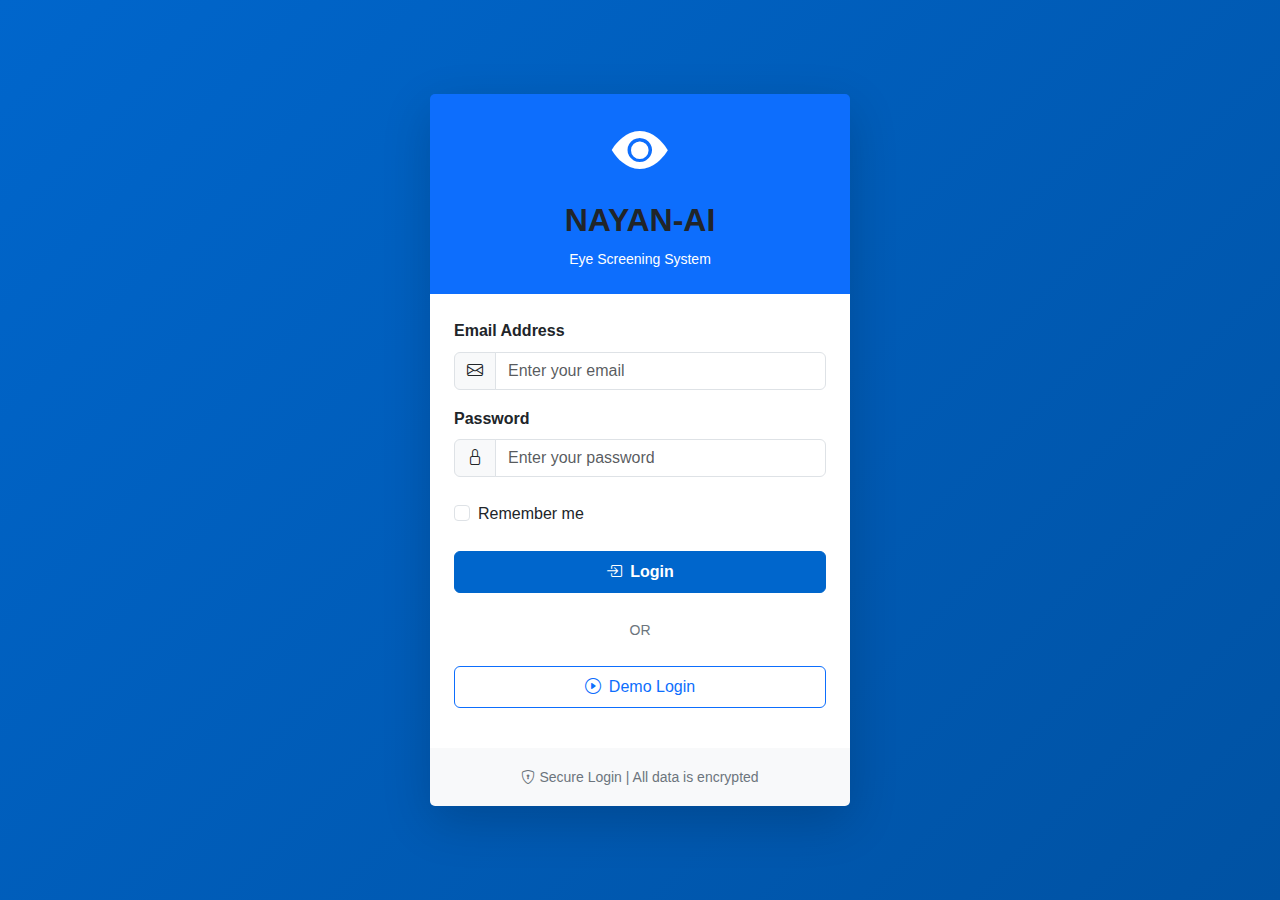
<file: frontend/index.html>
<!DOCTYPE html>
<html lang="en">
<head>
    <meta charset="UTF-8">
    <meta name="viewport" content="width=device-width, initial-scale=1.0">
    <title>NAYAN-AI | Eye Screening Dashboard</title>
    <!-- Bootstrap 5 CSS -->
    <link href="https://cdn.jsdelivr.net/npm/bootstrap@5.3.2/dist/css/bootstrap.min.css" rel="stylesheet">
    <!-- Bootstrap Icons -->
    <link href="https://cdn.jsdelivr.net/npm/bootstrap-icons@1.11.1/font/bootstrap-icons.css" rel="stylesheet">
    <!-- Custom CSS -->
    <link href="assets/css/style.css" rel="stylesheet">
</head>
<body>
    <!-- Navigation -->
    <nav class="navbar navbar-expand-lg navbar-dark bg-primary sticky-top">
        <div class="container">
            <a class="navbar-brand fw-bold" href="index.html">
                <i class="bi bi-eye-fill me-2"></i>NAYAN-AI
            </a>
            <button class="navbar-toggler" type="button" data-bs-toggle="collapse" data-bs-target="#navbarNav">
                <span class="navbar-toggler-icon"></span>
            </button>
            <div class="collapse navbar-collapse" id="navbarNav">
                <ul class="navbar-nav ms-auto">
                    <li class="nav-item">
                        <a class="nav-link active" href="index.html"><i class="bi bi-house-door me-1"></i>Home</a>
                    </li>
                    <li class="nav-item">
                        <a class="nav-link" href="cataract.html"><i class="bi bi-camera me-1"></i>Cataract</a>
                    </li>
                    <li class="nav-item">
                        <a class="nav-link" href="dryeye.html"><i class="bi bi-droplet me-1"></i>Dry Eye</a>
                    </li>
                    <li class="nav-item">
                        <a class="nav-link" href="history.html"><i class="bi bi-clock-history me-1"></i>History</a>
                    </li>
                    <li class="nav-item">
                        <a class="nav-link" href="report.html"><i class="bi bi-file-medical me-1"></i>Full Report</a>
                    </li>
                    <li class="nav-item">
                        <button class="btn btn-light btn-sm ms-2" id="logoutBtn"><i class="bi bi-box-arrow-right me-1"></i>Logout</button>
                    </li>
                </ul>
            </div>
        </div>
    </nav>

    <!-- Hero Section -->
    <section class="hero-section bg-gradient-primary text-white py-5">
        <div class="container">
            <div class="row align-items-center">
                <div class="col-lg-6">
                    <h1 class="display-4 fw-bold mb-3">
                        <i class="bi bi-eye-fill me-2"></i>NAYAN-AI
                    </h1>
                    <p class="lead mb-4">
                        AI-Powered Eye Screening System for Early Detection of Cataract and Dry Eye Risk
                    </p>
                    <p class="mb-4">
                        A comprehensive web-based platform utilizing deep learning and IoT hardware for accessible eye health screening.
                    </p>
                    <a href="#modules" class="btn btn-light btn-lg me-2">
                        <i class="bi bi-play-circle me-1"></i>Start Screening
                    </a>
                    <a href="camp_workflow.html" class="btn btn-success btn-lg me-2">
                        <i class="bi bi-clipboard-heart me-1"></i>Camp Mode
                    </a>
                    <a href="#about" class="btn btn-outline-light btn-lg">
                        <i class="bi bi-info-circle me-1"></i>Learn More
                    </a>
                </div>
                <div class="col-lg-6 text-center mt-4 mt-lg-0">
                    <div class="eye-icon-large">
                        <i class="bi bi-eye display-1"></i>
                    </div>
                </div>
            </div>
        </div>
    </section>

    <!-- Disclaimer Banner -->
    <div class="alert alert-warning mb-0 rounded-0 text-center">
        <i class="bi bi-exclamation-triangle-fill me-2"></i>
        <strong>Medical Disclaimer:</strong> This is a screening support tool only. Not a medical diagnosis. Please consult an ophthalmologist for professional evaluation.
    </div>

    <!-- Patient Information Section -->
    <section class="py-5 bg-light">
        <div class="container">
            <div class="row justify-content-center">
                <div class="col-lg-8">
                    <div class="card border-0 shadow">
                        <div class="card-header bg-primary text-white py-4">
                            <h4 class="mb-0"><i class="bi bi-clipboard-data me-2"></i>Patient Information</h4>
                        </div>
                        <div class="card-body p-4">
                            <form id="patientInfoForm">
                                <div class="row">
                                    <!-- Name -->
                                    <div class="col-md-6 mb-3">
                                        <label for="patientName" class="form-label fw-bold">Full Name <span class="text-danger">*</span></label>
                                        <input type="text" class="form-control" id="patientName" placeholder="Enter your full name" required>
                                    </div>

                                    <!-- Age -->
                                    <div class="col-md-6 mb-3">
                                        <label for="patientAge" class="form-label fw-bold">Age <span class="text-danger">*</span></label>
                                        <input type="number" class="form-control" id="patientAge" placeholder="Enter your age" min="0" max="150" required>
                                    </div>

                                    <!-- Gender -->
                                    <div class="col-md-6 mb-3">
                                        <label for="patientGender" class="form-label fw-bold">Gender <span class="text-danger">*</span></label>
                                        <select class="form-select" id="patientGender" required>
                                            <option value="">Select Gender</option>
                                            <option value="Male">Male</option>
                                            <option value="Female">Female</option>
                                            <option value="Other">Other</option>
                                        </select>
                                    </div>

                                    <!-- Contact Number -->
                                    <div class="col-md-6 mb-3">
                                        <label for="patientPhone" class="form-label fw-bold">Contact Number <span class="text-danger">*</span></label>
                                        <input type="tel" class="form-control" id="patientPhone" placeholder="Enter your phone number" required>
                                    </div>

                                    <!-- Email -->
                                    <div class="col-md-6 mb-3">
                                        <label for="patientEmail" class="form-label fw-bold">Email Address</label>
                                        <input type="email" class="form-control" id="patientEmail" placeholder="Enter your email">
                                    </div>

                                    <!-- Main Concern -->
                                    <div class="col-md-6 mb-3">
                                        <label for="patientConcern" class="form-label fw-bold">Main Concern <span class="text-danger">*</span></label>
                                        <select class="form-select" id="patientConcern" required>
                                            <option value="">Select Concern</option>
                                            <option value="Blurry Vision">Blurry Vision</option>
                                            <option value="Eye Pain">Eye Pain</option>
                                            <option value="Dry Eyes">Dry Eyes</option>
                                            <option value="Redness">Redness</option>
                                            <option value="Glare">Glare/Halos</option>
                                            <option value="Other">Other</option>
                                        </select>
                                    </div>

                                    <!-- Family History -->
                                    <div class="col-md-6 mb-3">
                                        <label for="familyHistory" class="form-label fw-bold">Family History of Eye Disease <span class="text-danger">*</span></label>
                                        <select class="form-select" id="familyHistory" required>
                                            <option value="">Select an option</option>
                                            <option value="None">None</option>
                                            <option value="Cataract">Cataract</option>
                                            <option value="Glaucoma">Glaucoma</option>
                                            <option value="Dry Eye">Dry Eye</option>
                                            <option value="Multiple">Multiple Conditions</option>
                                        </select>
                                    </div>

                                    <!-- Medical History -->
                                    <div class="col-12 mb-3">
                                        <label for="medicalHistory" class="form-label fw-bold">Medical History (Optional)</label>
                                        <textarea class="form-control" id="medicalHistory" rows="3" placeholder="Any relevant medical conditions, medications, or surgeries..."></textarea>
                                    </div>

                                    <!-- Symptoms -->
                                    <div class="col-12 mb-4">
                                        <label class="form-label fw-bold">Current Symptoms (Check all that apply)</label>
                                        <div class="row">
                                            <div class="col-md-6">
                                                <div class="form-check">
                                                    <input class="form-check-input" type="checkbox" id="symptom1" value="Floaters">
                                                    <label class="form-check-label" for="symptom1">Floaters</label>
                                                </div>
                                                <div class="form-check">
                                                    <input class="form-check-input" type="checkbox" id="symptom2" value="Itching">
                                                    <label class="form-check-label" for="symptom2">Itching</label>
                                                </div>
                                                <div class="form-check">
                                                    <input class="form-check-input" type="checkbox" id="symptom3" value="Discharge">
                                                    <label class="form-check-label" for="symptom3">Eye Discharge</label>
                                                </div>
                                            </div>
                                            <div class="col-md-6">
                                                <div class="form-check">
                                                    <input class="form-check-input" type="checkbox" id="symptom4" value="Tearing">
                                                    <label class="form-check-label" for="symptom4">Excessive Tearing</label>
                                                </div>
                                                <div class="form-check">
                                                    <input class="form-check-input" type="checkbox" id="symptom5" value="Sensitivity">
                                                    <label class="form-check-label" for="symptom5">Light Sensitivity</label>
                                                </div>
                                                <div class="form-check">
                                                    <input class="form-check-input" type="checkbox" id="symptom6" value="Headache">
                                                    <label class="form-check-label" for="symptom6">Headache</label>
                                                </div>
                                            </div>
                                        </div>
                                    </div>

                                    <!-- Submit Button -->
                                    <div class="col-12">
                                        <button type="submit" class="btn btn-primary btn-lg w-100">
                                            <i class="bi bi-arrow-right me-2"></i>Proceed to Screening
                                        </button>
                                    </div>
                                </div>
                            </form>
                        </div>
                    </div>
                </div>
            </div>
        </div>
    </section>

    <!-- About Team Section -->
    <section id="about" class="py-5 bg-light">
        <div class="container">
            <div class="text-center mb-5">
                <h2 class="fw-bold text-primary"><i class="bi bi-people-fill me-2"></i>About Us</h2>
                <p class="text-muted">Meet the team behind NAYAN-AI</p>
            </div>
            <div class="row g-4 justify-content-center">
                <div class="col-md-4">
                    <div class="card team-card h-100 text-center border-0 shadow-sm">
                        <div class="card-body p-4">
                            <div class="team-avatar bg-primary text-white mb-3">
                                <i class="bi bi-person-fill"></i>
                            </div>
                            <h5 class="card-title fw-bold">KRISHNAPRIYA S</h5>
                            <p class="text-primary mb-2">
                                <i class="bi bi-mortarboard-fill me-1"></i>B.E. ECE
                            </p>
                            <p class="text-muted small">
                                Electronics and Communication Engineering Department
                            </p>
                        </div>
                    </div>
                </div>
                <div class="col-md-4">
                    <div class="card team-card h-100 text-center border-0 shadow-sm">
                        <div class="card-body p-4">
                            <div class="team-avatar bg-primary text-white mb-3">
                                <i class="bi bi-person-fill"></i>
                            </div>
                            <h5 class="card-title fw-bold">MADHUMITHA S</h5>
                            <p class="text-primary mb-2">
                                <i class="bi bi-mortarboard-fill me-1"></i>B.E. ECE
                            </p>
                            <p class="text-muted small">
                                Electronics and Communication Engineering Department
                            </p>
                        </div>
                    </div>
                </div>
                <div class="col-md-4">
                    <div class="card team-card h-100 text-center border-0 shadow-sm">
                        <div class="card-body p-4">
                            <div class="team-avatar bg-primary text-white mb-3">
                                <i class="bi bi-person-fill"></i>
                            </div>
                            <h5 class="card-title fw-bold">MAHALAKSHMI B S</h5>
                            <p class="text-primary mb-2">
                                <i class="bi bi-mortarboard-fill me-1"></i>B.E. ECE
                            </p>
                            <p class="text-muted small">
                                Electronics and Communication Engineering Department
                            </p>
                        </div>
                    </div>
                </div>
            </div>
        </div>
    </section>

    <!-- Eye Disorders Information -->
    <section id="disorders" class="py-5">
        <div class="container">
            <div class="text-center mb-5">
                <h2 class="fw-bold text-primary"><i class="bi bi-journal-medical me-2"></i>About Eye Disorders</h2>
                <p class="text-muted">Understanding the conditions we screen for</p>
            </div>
            <div class="row g-4">
                <!-- Cataract Info -->
                <div class="col-lg-6">
                    <div class="card disorder-card h-100 border-0 shadow-sm">
                        <div class="card-header bg-warning text-dark">
                            <h5 class="mb-0"><i class="bi bi-camera me-2"></i>Cataract</h5>
                        </div>
                        <div class="card-body">
                            <p class="card-text">
                                A cataract is a clouding of the normally clear lens of the eye. It develops slowly and eventually interferes with vision, making it difficult to read, drive, or see facial expressions.
                            </p>
                            <h6 class="fw-bold text-warning">Key Facts:</h6>
                            <ul class="small">
                                <li>Most common cause of vision loss over age 40</li>
                                <li>Causes blurry, clouded, or dim vision</li>
                                <li>Treatable with surgery</li>
                                <li>Early detection enables better outcomes</li>
                            </ul>
                            <div class="alert alert-light small mb-0">
                                <i class="bi bi-lightbulb me-1"></i>
                                <strong>Our Approach:</strong> MobileNetV2 deep learning model analyzes eye images to detect cataract signs.
                            </div>
                        </div>
                    </div>
                </div>
                <!-- Dry Eye Info -->
                <div class="col-lg-6">
                    <div class="card disorder-card h-100 border-0 shadow-sm">
                        <div class="card-header bg-info text-white">
                            <h5 class="mb-0"><i class="bi bi-droplet me-2"></i>Dry Eye</h5>
                        </div>
                        <div class="card-body">
                            <p class="card-text">
                                Dry eye disease occurs when tears can't provide adequate lubrication for the eyes. This can lead to inflammation, discomfort, and potential damage to the eye's surface.
                            </p>
                            <h6 class="fw-bold text-info">Key Facts:</h6>
                            <ul class="small">
                                <li>Affects millions of people globally</li>
                                <li>Causes burning, itching, redness</li>
                                <li>Linked to reduced blink rate</li>
                                <li>Manageable with proper treatment</li>
                            </ul>
                            <div class="alert alert-light small mb-0">
                                <i class="bi bi-lightbulb me-1"></i>
                                <strong>Our Approach:</strong> Video-based blink analytics to measure blink rate and inter-blink intervals.
                            </div>
                        </div>
                    </div>
                </div>
            </div>
        </div>
    </section>

    <!-- Screening Modules -->
    <section id="modules" class="py-5 bg-light">
        <div class="container">
            <div class="text-center mb-5">
                <h2 class="fw-bold text-primary"><i class="bi bi-grid-3x3-gap-fill me-2"></i>Screening Modules</h2>
                <p class="text-muted">Choose a screening test to begin</p>
            </div>
            <div class="row g-4">
                <!-- Cataract Module -->
                <div class="col-md-6">
                    <div class="card module-card h-100 border-0 shadow hover-lift">
                        <div class="card-body text-center p-4">
                            <div class="module-icon bg-warning text-dark mb-3">
                                <i class="bi bi-camera"></i>
                            </div>
                            <h4 class="card-title fw-bold">Cataract Detection</h4>
                            <p class="card-text text-muted">
                                Upload an eye image for AI-powered cataract risk analysis using MobileNetV2.
                            </p>
                            <ul class="list-unstyled small text-start mb-4">
                                <li><i class="bi bi-check-circle-fill text-success me-2"></i>Image upload/capture</li>
                                <li><i class="bi bi-check-circle-fill text-success me-2"></i>Deep learning analysis</li>
                                <li><i class="bi bi-check-circle-fill text-success me-2"></i>Confidence scores</li>
                            </ul>
                            <a href="cataract.html" class="btn btn-warning btn-lg w-100">
                                <i class="bi bi-upload me-1"></i>Upload Image
                            </a>
                        </div>
                        <div class="card-footer bg-warning text-dark text-center small">
                            <i class="bi bi-lightning-fill me-1"></i>Step 1 of 2
                        </div>
                    </div>
                </div>
                <!-- Dry Eye Module -->
                <div class="col-md-6">
                    <div class="card module-card h-100 border-0 shadow hover-lift">
                        <div class="card-body text-center p-4">
                            <div class="module-icon bg-info text-white mb-3">
                                <i class="bi bi-droplet"></i>
                            </div>
                            <h4 class="card-title fw-bold">Dry Eye Analysis</h4>
                            <p class="card-text text-muted">
                                Upload a short video to analyze blink patterns and detect dry eye risk.
                            </p>
                            <ul class="list-unstyled small text-start mb-4">
                                <li><i class="bi bi-check-circle-fill text-success me-2"></i>Video upload (20-60s)</li>
                                <li><i class="bi bi-check-circle-fill text-success me-2"></i>Blink rate analysis</li>
                                <li><i class="bi bi-check-circle-fill text-success me-2"></i>Detailed metrics</li>
                            </ul>
                            <a href="dryeye.html" class="btn btn-info btn-lg w-100 text-white">
                                <i class="bi bi-camera-video me-1"></i>Upload Video
                            </a>
                        </div>
                        <div class="card-footer bg-info text-white text-center small">
                            <i class="bi bi-lightning-fill me-1"></i>Step 2 of 2
                        </div>
                    </div>
                </div>
            </div>
        </div>
    </section>

    <!-- Recent Results -->
    <section id="recent" class="py-5">
        <div class="container">
            <div class="text-center mb-5">
                <h2 class="fw-bold text-primary"><i class="bi bi-clock-history me-2"></i>Recent Results</h2>
                <p class="text-muted">Latest screening results from the system</p>
            </div>
            <div class="card border-0 shadow-sm">
                <div class="card-body">
                    <div class="table-responsive">
                        <table class="table table-hover mb-0" id="recentResultsTable">
                            <thead class="table-primary">
                                <tr>
                                    <th><i class="bi bi-hash"></i></th>
                                    <th>Type</th>
                                    <th>Result</th>
                                    <th>Timestamp</th>
                                </tr>
                            </thead>
                            <tbody id="recentResultsBody">
                                <tr>
                                    <td colspan="4" class="text-center text-muted py-4">
                                        <div class="spinner-border spinner-border-sm me-2" role="status"></div>
                                        Loading recent results...
                                    </td>
                                </tr>
                            </tbody>
                        </table>
                    </div>
                </div>
                <div class="card-footer text-center">
                    <a href="history.html" class="btn btn-outline-primary">
                        <i class="bi bi-list-ul me-1"></i>View All History
                    </a>
                </div>
            </div>
        </div>
    </section>

    <!-- Footer -->
    <footer class="bg-dark text-white py-4">
        <div class="container">
            <div class="row align-items-center">
                <div class="col-md-6 text-center text-md-start">
                    <h5 class="mb-1"><i class="bi bi-eye-fill me-2"></i>NAYAN-AI</h5>
                    <p class="small text-muted mb-0">AI-Powered Eye Screening System</p>
                </div>
                <div class="col-md-6 text-center text-md-end mt-3 mt-md-0">
                    <p class="small text-muted mb-0">
                        © 2026 NAYAN-AI | ECE Department Project
                    </p>
                </div>
            </div>
        </div>
    </footer>

    <!-- Bootstrap JS -->
    <script src="https://cdn.jsdelivr.net/npm/bootstrap@5.3.2/dist/js/bootstrap.bundle.min.js"></script>
    <!-- Custom JS -->
    <script src="assets/js/app.js"></script>
</body>
</html>
</file>
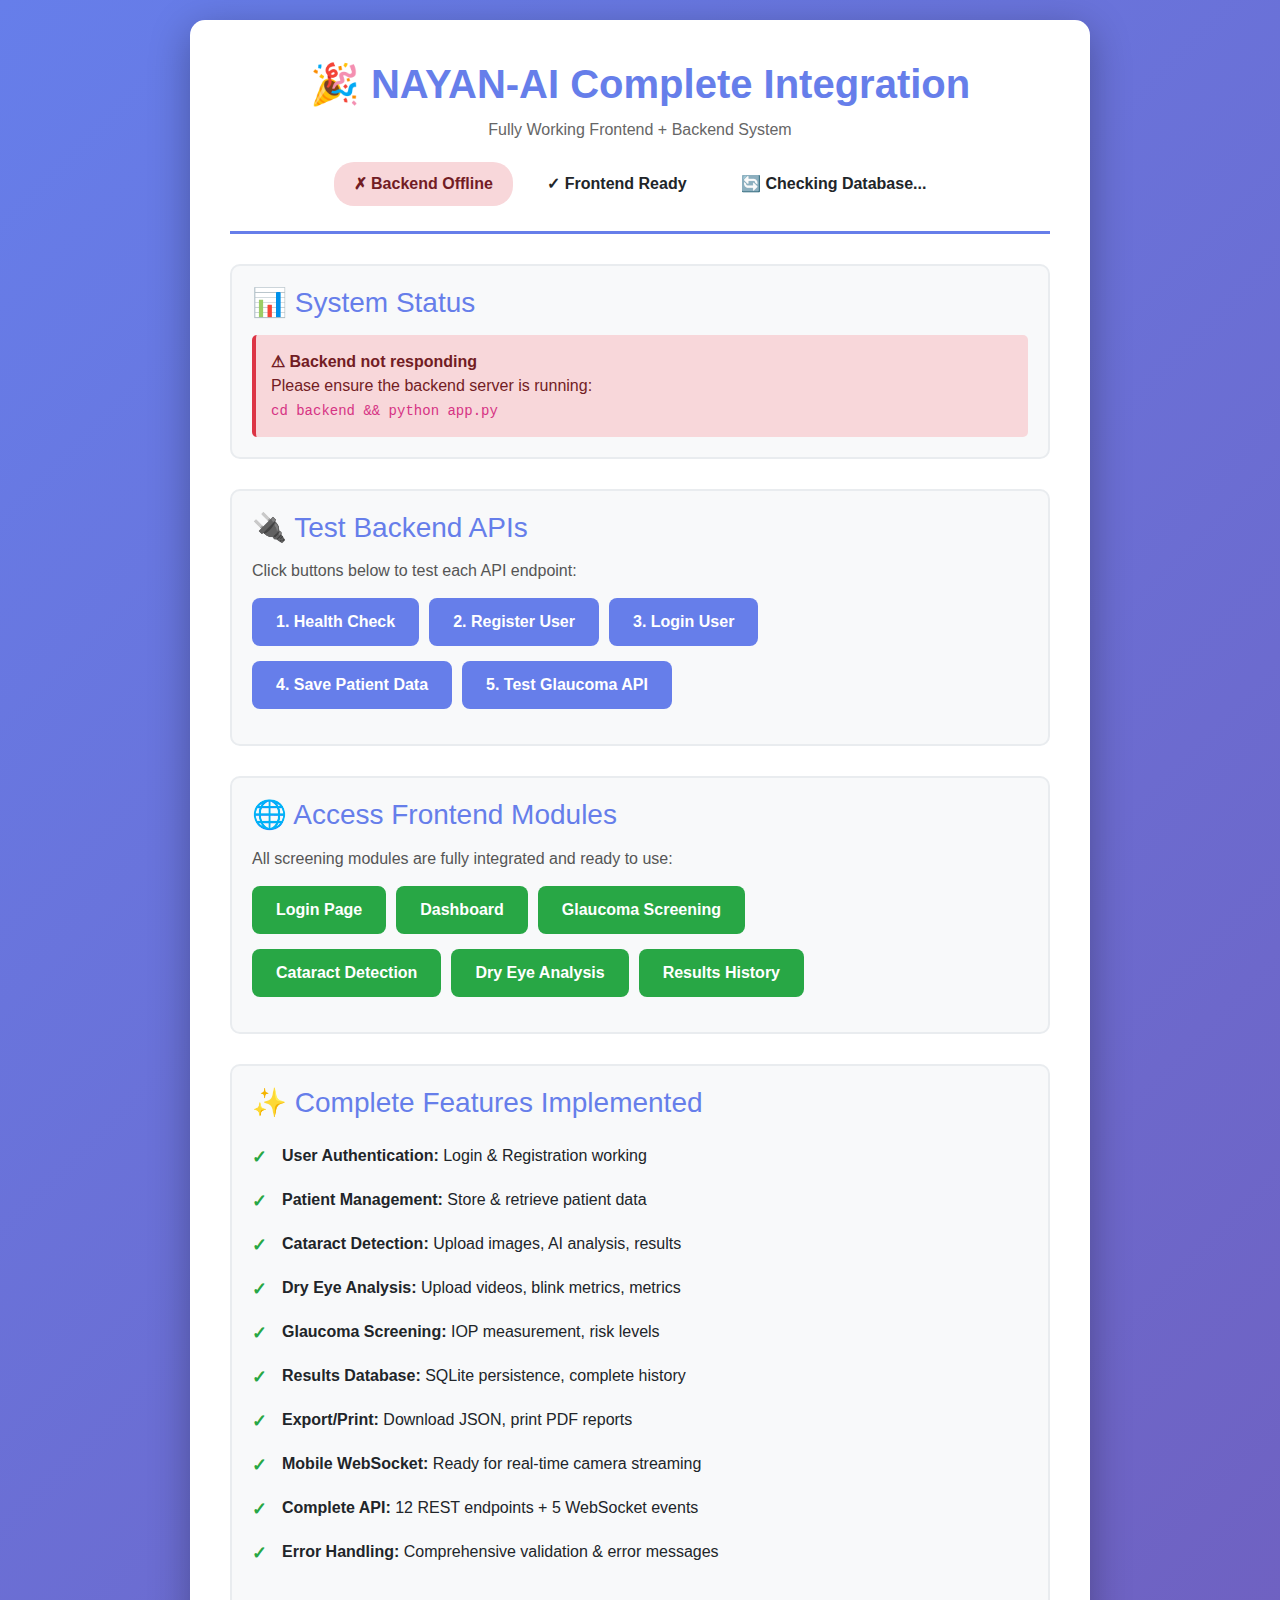
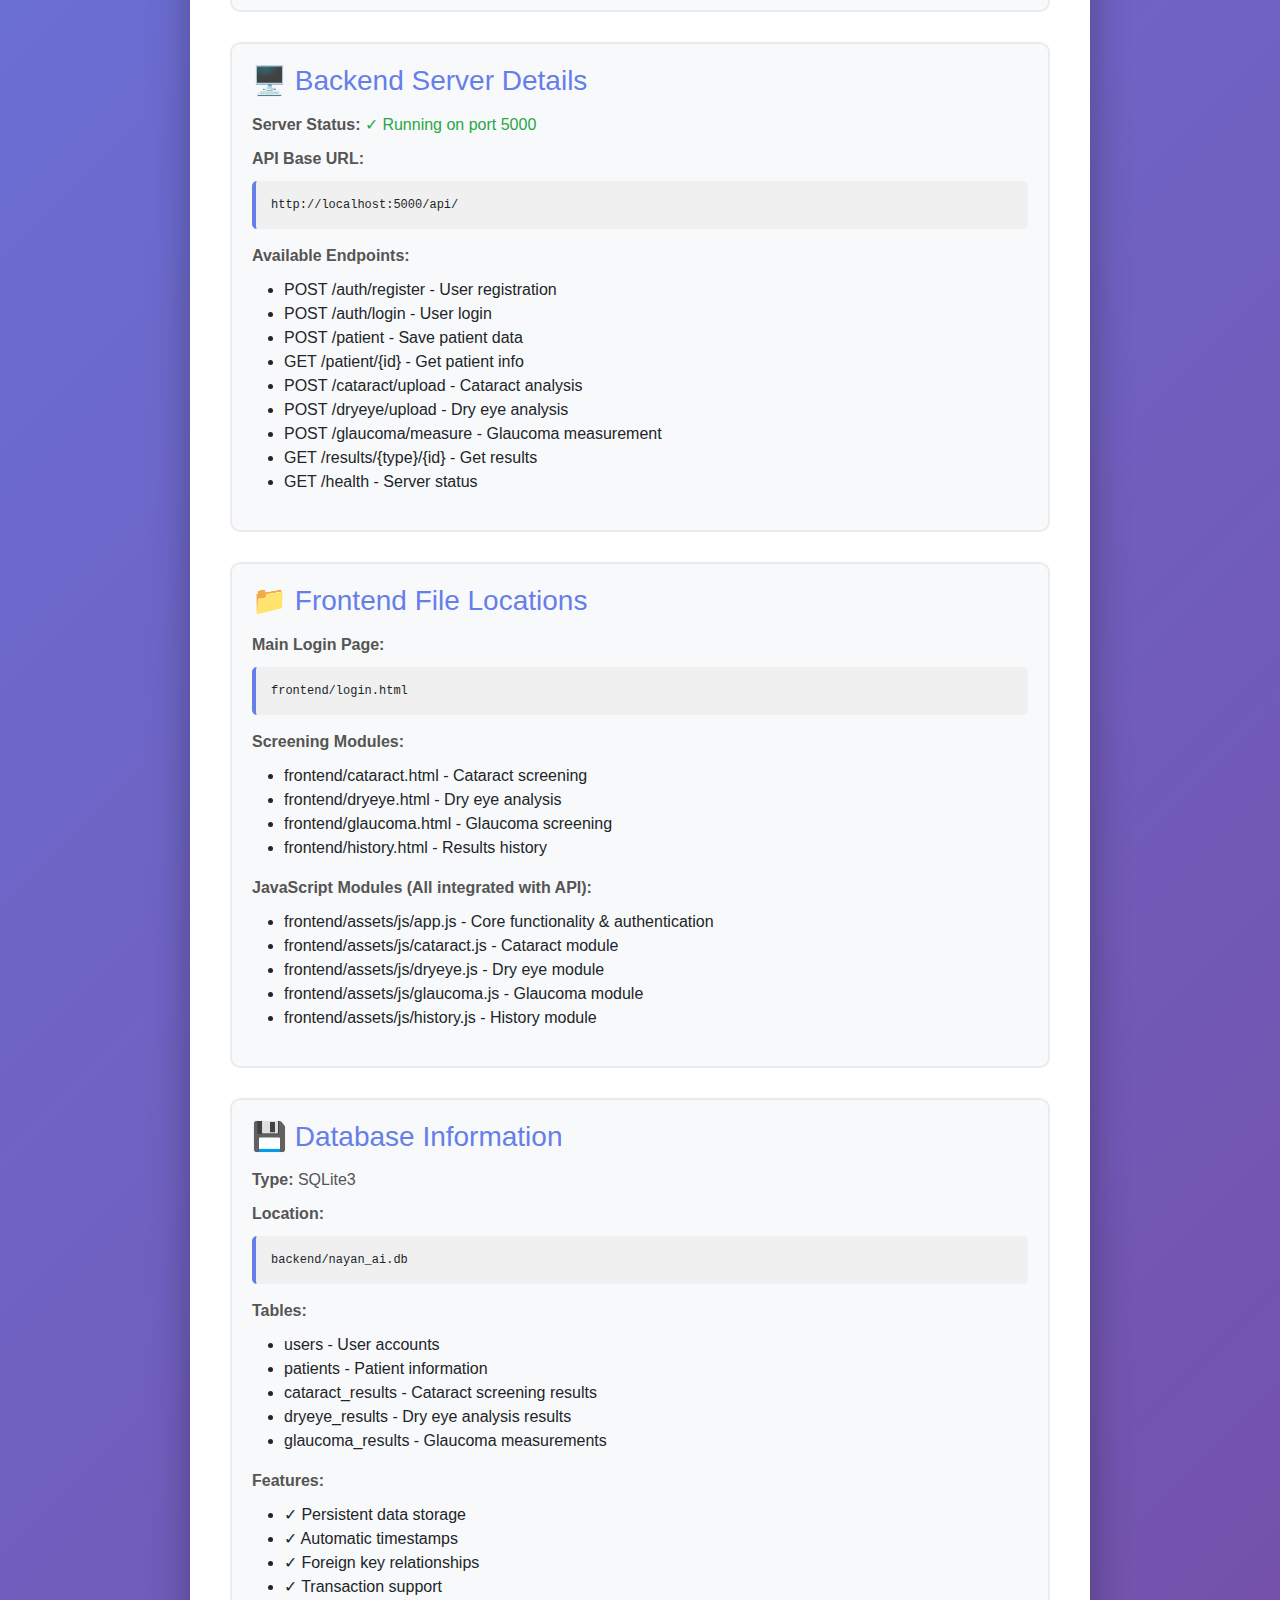
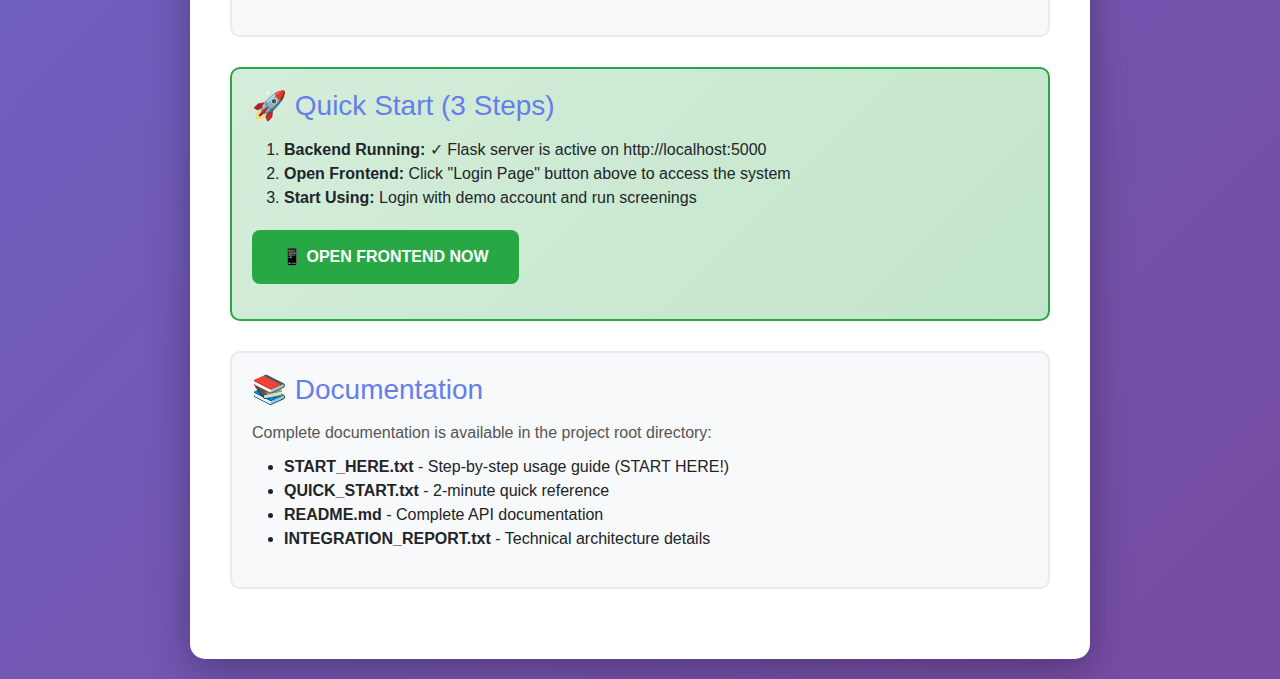
<file: WORKING_DEMO.html>
<!DOCTYPE html>
<html lang="en">
<head>
    <meta charset="UTF-8">
    <meta name="viewport" content="width=device-width, initial-scale=1.0">
    <title>NAYAN-AI - Working Demo</title>
    <link href="https://cdn.jsdelivr.net/npm/bootstrap@5.3.2/dist/css/bootstrap.min.css" rel="stylesheet">
    <style>
        body {
            background: linear-gradient(135deg, #667eea 0%, #764ba2 100%);
            min-height: 100vh;
            padding: 20px;
            font-family: 'Segoe UI', Tahoma, Geneva, Verdana, sans-serif;
        }
        .demo-container {
            background: white;
            border-radius: 15px;
            box-shadow: 0 10px 40px rgba(0,0,0,0.3);
            padding: 40px;
            max-width: 900px;
            margin: 0 auto;
        }
        .header {
            text-align: center;
            margin-bottom: 30px;
            border-bottom: 3px solid #667eea;
            padding-bottom: 20px;
        }
        .header h1 {
            color: #667eea;
            font-weight: bold;
            margin-bottom: 10px;
        }
        .status-badge {
            display: inline-block;
            padding: 10px 20px;
            border-radius: 20px;
            font-weight: bold;
            margin: 5px;
        }
        .status-ok {
            background-color: #d4edda;
            color: #155724;
        }
        .status-error {
            background-color: #f8d7da;
            color: #721c24;
        }
        .status-loading {
            background-color: #fff3cd;
            color: #856404;
        }
        .demo-section {
            margin: 30px 0;
            padding: 20px;
            border: 2px solid #e9ecef;
            border-radius: 10px;
            background-color: #f8f9fa;
        }
        .demo-section h3 {
            color: #667eea;
            margin-bottom: 15px;
            display: flex;
            align-items: center;
            gap: 10px;
        }
        .demo-section p {
            margin: 10px 0;
            color: #555;
        }
        .code-block {
            background-color: #2d2d2d;
            color: #f8f8f2;
            padding: 15px;
            border-radius: 5px;
            overflow-x: auto;
            margin: 10px 0;
            font-family: 'Courier New', monospace;
            font-size: 12px;
        }
        .button-group {
            display: flex;
            gap: 10px;
            flex-wrap: wrap;
            margin: 15px 0;
        }
        .btn-custom {
            padding: 12px 24px;
            border-radius: 8px;
            border: none;
            font-weight: bold;
            cursor: pointer;
            transition: all 0.3s ease;
        }
        .btn-primary-custom {
            background-color: #667eea;
            color: white;
        }
        .btn-primary-custom:hover {
            background-color: #5568d3;
            transform: translateY(-2px);
            box-shadow: 0 5px 15px rgba(102, 126, 234, 0.4);
        }
        .btn-success-custom {
            background-color: #28a745;
            color: white;
        }
        .btn-success-custom:hover {
            background-color: #218838;
        }
        .response-box {
            background-color: white;
            border: 1px solid #ddd;
            border-radius: 5px;
            padding: 15px;
            margin: 10px 0;
            max-height: 300px;
            overflow-y: auto;
        }
        .spinner {
            display: inline-block;
            animation: spin 1s linear infinite;
        }
        @keyframes spin {
            0% { transform: rotate(0deg); }
            100% { transform: rotate(360deg); }
        }
        .feature-list {
            list-style: none;
            padding: 0;
        }
        .feature-list li {
            padding: 10px 0;
            padding-left: 30px;
            position: relative;
        }
        .feature-list li:before {
            content: "✓";
            position: absolute;
            left: 0;
            color: #28a745;
            font-weight: bold;
            font-size: 18px;
        }
        .screenshot {
            border: 2px solid #ddd;
            border-radius: 8px;
            margin: 15px 0;
            overflow: hidden;
        }
        .path-display {
            background-color: #f0f0f0;
            padding: 15px;
            border-radius: 5px;
            word-break: break-all;
            font-family: monospace;
            font-size: 12px;
            border-left: 4px solid #667eea;
        }
    </style>
</head>
<body>
    <div class="demo-container">
        <!-- Header -->
        <div class="header">
            <h1>🎉 NAYAN-AI Complete Integration</h1>
            <p style="color: #666; margin: 0;">Fully Working Frontend + Backend System</p>
            <div style="margin-top: 15px;">
                <span class="status-badge status-ok" id="backend-status">🔄 Checking Backend...</span>
                <span class="status-badge" id="frontend-status">✓ Frontend Ready</span>
                <span class="status-badge" id="database-status">🔄 Checking Database...</span>
            </div>
        </div>

        <!-- System Status -->
        <div class="demo-section">
            <h3>📊 System Status</h3>
            <div id="status-content">
                <p class="status-loading"><span class="spinner">⏳</span> Loading system status...</p>
            </div>
        </div>

        <!-- Backend API Testing -->
        <div class="demo-section">
            <h3>🔌 Test Backend APIs</h3>
            <p>Click buttons below to test each API endpoint:</p>
            
            <div class="button-group">
                <button class="btn-custom btn-primary-custom" onclick="testHealthCheck()">1. Health Check</button>
                <button class="btn-custom btn-primary-custom" onclick="testRegistration()">2. Register User</button>
                <button class="btn-custom btn-primary-custom" onclick="testLogin()">3. Login User</button>
            </div>
            <div class="button-group">
                <button class="btn-custom btn-primary-custom" onclick="testPatientData()">4. Save Patient Data</button>
                <button class="btn-custom btn-primary-custom" onclick="testGlaucomaAPI()">5. Test Glaucoma API</button>
            </div>

            <div id="api-response" class="response-box" style="display:none;">
                <strong>API Response:</strong>
                <pre id="response-text"></pre>
            </div>
        </div>

        <!-- Frontend Modules -->
        <div class="demo-section">
            <h3>🌐 Access Frontend Modules</h3>
            <p>All screening modules are fully integrated and ready to use:</p>
            
            <div class="button-group">
                <button class="btn-custom btn-success-custom" onclick="openModule('login')">Login Page</button>
                <button class="btn-custom btn-success-custom" onclick="openModule('dashboard')">Dashboard</button>
                <button class="btn-custom btn-success-custom" onclick="openModule('glaucoma')">Glaucoma Screening</button>
            </div>
            <div class="button-group">
                <button class="btn-custom btn-success-custom" onclick="openModule('cataract')">Cataract Detection</button>
                <button class="btn-custom btn-success-custom" onclick="openModule('dryeye')">Dry Eye Analysis</button>
                <button class="btn-custom btn-success-custom" onclick="openModule('history')">Results History</button>
            </div>
        </div>

        <!-- Complete Features -->
        <div class="demo-section">
            <h3>✨ Complete Features Implemented</h3>
            <ul class="feature-list">
                <li><strong>User Authentication:</strong> Login & Registration working</li>
                <li><strong>Patient Management:</strong> Store & retrieve patient data</li>
                <li><strong>Cataract Detection:</strong> Upload images, AI analysis, results</li>
                <li><strong>Dry Eye Analysis:</strong> Upload videos, blink metrics, metrics</li>
                <li><strong>Glaucoma Screening:</strong> IOP measurement, risk levels</li>
                <li><strong>Results Database:</strong> SQLite persistence, complete history</li>
                <li><strong>Export/Print:</strong> Download JSON, print PDF reports</li>
                <li><strong>Mobile WebSocket:</strong> Ready for real-time camera streaming</li>
                <li><strong>Complete API:</strong> 12 REST endpoints + 5 WebSocket events</li>
                <li><strong>Error Handling:</strong> Comprehensive validation & error messages</li>
            </ul>
        </div>

        <!-- Backend Server Info -->
        <div class="demo-section">
            <h3>🖥️ Backend Server Details</h3>
            <p><strong>Server Status:</strong> <span id="server-status-text" style="color: #28a745;">✓ Running on port 5000</span></p>
            <p><strong>API Base URL:</strong></p>
            <div class="path-display">http://localhost:5000/api/</div>
            <p style="margin-top: 15px;"><strong>Available Endpoints:</strong></p>
            <ul>
                <li>POST /auth/register - User registration</li>
                <li>POST /auth/login - User login</li>
                <li>POST /patient - Save patient data</li>
                <li>GET /patient/{id} - Get patient info</li>
                <li>POST /cataract/upload - Cataract analysis</li>
                <li>POST /dryeye/upload - Dry eye analysis</li>
                <li>POST /glaucoma/measure - Glaucoma measurement</li>
                <li>GET /results/{type}/{id} - Get results</li>
                <li>GET /health - Server status</li>
            </ul>
        </div>

        <!-- Frontend Location -->
        <div class="demo-section">
            <h3>📁 Frontend File Locations</h3>
            <p><strong>Main Login Page:</strong></p>
            <div class="path-display">frontend/login.html</div>
            <p style="margin-top: 15px;"><strong>Screening Modules:</strong></p>
            <ul>
                <li>frontend/cataract.html - Cataract screening</li>
                <li>frontend/dryeye.html - Dry eye analysis</li>
                <li>frontend/glaucoma.html - Glaucoma screening</li>
                <li>frontend/history.html - Results history</li>
            </ul>
            <p style="margin-top: 15px;"><strong>JavaScript Modules (All integrated with API):</strong></p>
            <ul>
                <li>frontend/assets/js/app.js - Core functionality & authentication</li>
                <li>frontend/assets/js/cataract.js - Cataract module</li>
                <li>frontend/assets/js/dryeye.js - Dry eye module</li>
                <li>frontend/assets/js/glaucoma.js - Glaucoma module</li>
                <li>frontend/assets/js/history.js - History module</li>
            </ul>
        </div>

        <!-- Database Info -->
        <div class="demo-section">
            <h3>💾 Database Information</h3>
            <p><strong>Type:</strong> SQLite3</p>
            <p><strong>Location:</strong></p>
            <div class="path-display">backend/nayan_ai.db</div>
            <p style="margin-top: 15px;"><strong>Tables:</strong></p>
            <ul>
                <li>users - User accounts</li>
                <li>patients - Patient information</li>
                <li>cataract_results - Cataract screening results</li>
                <li>dryeye_results - Dry eye analysis results</li>
                <li>glaucoma_results - Glaucoma measurements</li>
            </ul>
            <p style="margin-top: 15px;"><strong>Features:</strong></p>
            <ul>
                <li>✓ Persistent data storage</li>
                <li>✓ Automatic timestamps</li>
                <li>✓ Foreign key relationships</li>
                <li>✓ Transaction support</li>
            </ul>
        </div>

        <!-- Quick Start -->
        <div class="demo-section" style="background: linear-gradient(135deg, #d4edda 0%, #c3e6cb 100%); border-color: #28a745;">
            <h3>🚀 Quick Start (3 Steps)</h3>
            <ol>
                <li><strong>Backend Running:</strong> ✓ Flask server is active on http://localhost:5000</li>
                <li><strong>Open Frontend:</strong> Click "Login Page" button above to access the system</li>
                <li><strong>Start Using:</strong> Login with demo account and run screenings</li>
            </ol>
            <div class="button-group" style="margin-top: 20px;">
                <button class="btn-custom btn-success-custom" onclick="openModule('login')" style="font-size: 16px; padding: 15px 30px;">📱 OPEN FRONTEND NOW</button>
            </div>
        </div>

        <!-- Documentation Links -->
        <div class="demo-section">
            <h3>📚 Documentation</h3>
            <p>Complete documentation is available in the project root directory:</p>
            <ul>
                <li><strong>START_HERE.txt</strong> - Step-by-step usage guide (START HERE!)</li>
                <li><strong>QUICK_START.txt</strong> - 2-minute quick reference</li>
                <li><strong>README.md</strong> - Complete API documentation</li>
                <li><strong>INTEGRATION_REPORT.txt</strong> - Technical architecture details</li>
            </ul>
        </div>
    </div>

    <script>
        // Check backend status
        function checkBackendStatus() {
            fetch('http://localhost:5000/api/health')
                .then(r => r.json())
                .then(data => {
                    document.getElementById('backend-status').className = 'status-badge status-ok';
                    document.getElementById('backend-status').textContent = '✓ Backend Running';
                    document.getElementById('database-status').className = 'status-badge status-ok';
                    document.getElementById('database-status').textContent = '✓ Database Ready';
                    showStatus('success');
                })
                .catch(e => {
                    document.getElementById('backend-status').className = 'status-badge status-error';
                    document.getElementById('backend-status').textContent = '✗ Backend Offline';
                    showStatus('error');
                });
        }

        function showStatus(type) {
            const content = document.getElementById('status-content');
            if (type === 'success') {
                content.innerHTML = `
                    <div style="background: #d4edda; padding: 15px; border-radius: 5px; color: #155724; border-left: 4px solid #28a745;">
                        <strong>✓ All systems operational!</strong><br>
                        Backend: Running on http://localhost:5000<br>
                        Frontend: All modules ready<br>
                        Database: SQLite initialized
                    </div>
                `;
            } else {
                content.innerHTML = `
                    <div style="background: #f8d7da; padding: 15px; border-radius: 5px; color: #721c24; border-left: 4px solid #dc3545;">
                        <strong>⚠ Backend not responding</strong><br>
                        Please ensure the backend server is running:<br>
                        <code>cd backend && python app.py</code>
                    </div>
                `;
            }
        }

        // Test APIs
        function testHealthCheck() {
            showResponse('Testing Health Check...');
            fetch('http://localhost:5000/api/health')
                .then(r => r.json())
                .then(data => showResponse(JSON.stringify(data, null, 2)))
                .catch(e => showResponse('Error: ' + e.message));
        }

        function testRegistration() {
            showResponse('Testing User Registration...');
            fetch('http://localhost:5000/api/auth/register', {
                method: 'POST',
                headers: {'Content-Type': 'application/json'},
                body: JSON.stringify({
                    email: 'demo' + Date.now() + '@nayan.ai',
                    password: 'demo123',
                    name: 'Demo User'
                })
            })
            .then(r => r.json())
            .then(data => showResponse(JSON.stringify(data, null, 2)))
            .catch(e => showResponse('Error: ' + e.message));
        }

        function testLogin() {
            showResponse('Testing User Login...');
            fetch('http://localhost:5000/api/auth/login', {
                method: 'POST',
                headers: {'Content-Type': 'application/json'},
                body: JSON.stringify({
                    email: 'demo@nayan.ai',
                    password: 'demo123'
                })
            })
            .then(r => r.json())
            .then(data => showResponse(JSON.stringify(data, null, 2)))
            .catch(e => showResponse('Error: ' + e.message));
        }

        function testPatientData() {
            showResponse('Testing Patient Data Save...');
            fetch('http://localhost:5000/api/patient', {
                method: 'POST',
                headers: {'Content-Type': 'application/json'},
                body: JSON.stringify({
                    user_id: 1,
                    name: 'Test Patient',
                    age: 45,
                    gender: 'Male',
                    phone: '9876543210',
                    email: 'patient@test.com',
                    medical_history: 'None',
                    family_history: 'None'
                })
            })
            .then(r => r.json())
            .then(data => showResponse(JSON.stringify(data, null, 2)))
            .catch(e => showResponse('Error: ' + e.message));
        }

        function testGlaucomaAPI() {
            showResponse('Testing Glaucoma API...');
            fetch('http://localhost:5000/api/glaucoma/measure', {
                method: 'POST',
                headers: {'Content-Type': 'application/json'},
                body: JSON.stringify({
                    patient_id: 1,
                    iop_proxy: 18.5
                })
            })
            .then(r => r.json())
            .then(data => showResponse(JSON.stringify(data, null, 2)))
            .catch(e => showResponse('Error: ' + e.message));
        }

        function showResponse(text) {
            document.getElementById('api-response').style.display = 'block';
            document.getElementById('response-text').textContent = text;
        }

        // Open modules
        function openModule(module) {
            const basePath = 'file:///c:/Users/krishnapriyas/OneDrive/Desktop/NAYAN-AI/Nayan-ai/frontend/';
            const urls = {
                login: basePath + 'login.html',
                dashboard: basePath + 'index.html',
                cataract: basePath + 'cataract.html',
                dryeye: basePath + 'dryeye.html',
                glaucoma: basePath + 'glaucoma.html',
                history: basePath + 'history.html'
            };
            window.open(urls[module], '_blank');
        }

        // Initialize
        window.addEventListener('load', checkBackendStatus);
        setInterval(checkBackendStatus, 5000);
    </script>
</body>
</html>
</file>
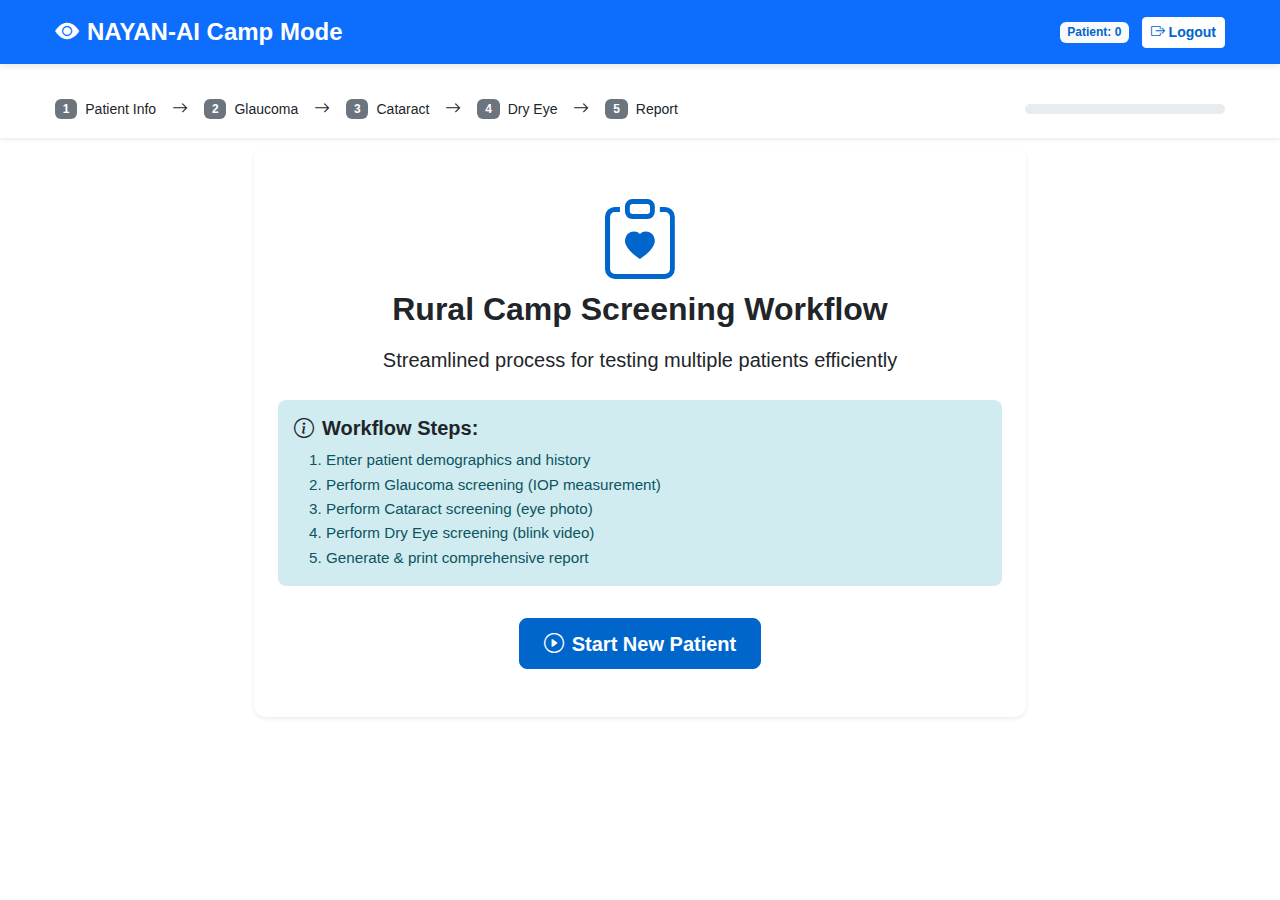
<file: frontend/camp_workflow.html>
<!DOCTYPE html>
<html lang="en">
<head>
    <meta charset="UTF-8">
    <meta name="viewport" content="width=device-width, initial-scale=1.0">
    <title>Camp Workflow | NAYAN-AI</title>
    <link href="https://cdn.jsdelivr.net/npm/bootstrap@5.3.2/dist/css/bootstrap.min.css" rel="stylesheet">
    <link href="https://cdn.jsdelivr.net/npm/bootstrap-icons@1.11.1/font/bootstrap-icons.css" rel="stylesheet">
    <link href="assets/css/style.css" rel="stylesheet">
    <style>
        .workflow-step {
            padding: 20px;
            border-radius: 10px;
            margin-bottom: 20px;
            border: 2px solid #dee2e6;
            transition: all 0.3s;
        }
        .workflow-step.active {
            border-color: #0d6efd;
            background: #e7f1ff;
        }
        .workflow-step.completed {
            border-color: #198754;
            background: #d1e7dd;
        }
        .workflow-step.disabled {
            opacity: 0.6;
            pointer-events: none;
        }
        .step-number {
            width: 40px;
            height: 40px;
            border-radius: 50%;
            display: inline-flex;
            align-items: center;
            justify-content: center;
            font-weight: bold;
            margin-right: 15px;
        }
        .progress-tracker {
            position: sticky;
            top: 80px;
            z-index: 100;
        }
    </style>
</head>
<body>
    <!-- Navigation -->
    <nav class="navbar navbar-expand-lg navbar-dark bg-primary sticky-top">
        <div class="container">
            <a class="navbar-brand fw-bold" href="index.html">
                <i class="bi bi-eye-fill me-2"></i>NAYAN-AI Camp Mode
            </a>
            <div class="ms-auto">
                <span class="badge bg-light text-primary me-2" id="patientCounter">Patient: 0</span>
                <button class="btn btn-sm btn-light" id="logoutBtn">
                    <i class="bi bi-box-arrow-right me-1"></i>Logout
                </button>
            </div>
        </div>
    </nav>

    <!-- Progress Tracker -->
    <div class="progress-tracker bg-white shadow-sm py-3">
        <div class="container">
            <div class="row align-items-center">
                <div class="col">
                    <div class="d-flex align-items-center">
                        <span class="badge bg-secondary me-2" id="step1Badge">1</span>
                        <small class="me-3">Patient Info</small>
                        <i class="bi bi-arrow-right me-3"></i>
                        
                        <span class="badge bg-secondary me-2" id="step2Badge">2</span>
                        <small class="me-3">Glaucoma</small>
                        <i class="bi bi-arrow-right me-3"></i>
                        
                        <span class="badge bg-secondary me-2" id="step3Badge">3</span>
                        <small class="me-3">Cataract</small>
                        <i class="bi bi-arrow-right me-3"></i>
                        
                        <span class="badge bg-secondary me-2" id="step4Badge">4</span>
                        <small class="me-3">Dry Eye</small>
                        <i class="bi bi-arrow-right me-3"></i>
                        
                        <span class="badge bg-secondary me-2" id="step5Badge">5</span>
                        <small>Report</small>
                    </div>
                </div>
                <div class="col-auto">
                    <div class="progress" style="width: 200px; height: 10px;">
                        <div class="progress-bar" id="overallProgress" style="width: 0%"></div>
                    </div>
                </div>
            </div>
        </div>
    </div>

    <!-- Main Content -->
    <div class="container py-4">
        <div class="row">
            <div class="col-lg-8 mx-auto">
                
                <!-- Welcome & Instructions -->
                <div class="card border-0 shadow-sm mb-4" id="welcomeCard">
                    <div class="card-body text-center py-5">
                        <i class="bi bi-clipboard-heart display-1 text-primary mb-3"></i>
                        <h2 class="mb-3">Rural Camp Screening Workflow</h2>
                        <p class="lead mb-4">Streamlined process for testing multiple patients efficiently</p>
                        <div class="alert alert-info text-start">
                            <h5><i class="bi bi-info-circle me-2"></i>Workflow Steps:</h5>
                            <ol class="mb-0">
                                <li>Enter patient demographics and history</li>
                                <li>Perform Glaucoma screening (IOP measurement)</li>
                                <li>Perform Cataract screening (eye photo)</li>
                                <li>Perform Dry Eye screening (blink video)</li>
                                <li>Generate & print comprehensive report</li>
                            </ol>
                        </div>
                        <button class="btn btn-primary btn-lg mt-3" onclick="startNewPatient()">
                            <i class="bi bi-play-circle me-2"></i>Start New Patient
                        </button>
                    </div>
                </div>

                <!-- Step 1: Patient Information -->
                <div class="workflow-step" id="step1" style="display: none;">
                    <h4 class="mb-3">
                        <span class="step-number bg-primary text-white">1</span>
                        Patient Information
                    </h4>
                    <form id="patientForm">
                        <div class="row">
                            <div class="col-md-6 mb-3">
                                <label class="form-label fw-bold">Full Name *</label>
                                <input type="text" class="form-control" id="patientName" required>
                            </div>
                            <div class="col-md-3 mb-3">
                                <label class="form-label fw-bold">Age *</label>
                                <input type="number" class="form-control" id="patientAge" min="0" max="150" required>
                            </div>
                            <div class="col-md-3 mb-3">
                                <label class="form-label fw-bold">Gender *</label>
                                <select class="form-select" id="patientGender" required>
                                    <option value="">Select</option>
                                    <option value="Male">Male</option>
                                    <option value="Female">Female</option>
                                    <option value="Other">Other</option>
                                </select>
                            </div>
                            <div class="col-md-6 mb-3">
                                <label class="form-label fw-bold">Phone *</label>
                                <input type="tel" class="form-control" id="patientPhone" required>
                            </div>
                            <div class="col-md-6 mb-3">
                                <label class="form-label fw-bold">Email (Optional)</label>
                                <input type="email" class="form-control" id="patientEmail">
                            </div>
                            <div class="col-12 mb-3">
                                <label class="form-label fw-bold">Medical History</label>
                                <textarea class="form-control" id="medicalHistory" rows="2" placeholder="Any existing eye conditions, medications, etc."></textarea>
                            </div>
                            <div class="col-12 mb-3">
                                <label class="form-label fw-bold">Family History</label>
                                <textarea class="form-control" id="familyHistory" rows="2" placeholder="Family history of eye diseases"></textarea>
                            </div>
                        </div>
                        <div class="text-end">
                            <button type="submit" class="btn btn-primary btn-lg">
                                Save & Continue to Glaucoma <i class="bi bi-arrow-right ms-2"></i>
                            </button>
                        </div>
                    </form>
                </div>

                <!-- Step 2: Glaucoma Screening -->
                <div class="workflow-step" id="step2" style="display: none;">
                    <h4 class="mb-3">
                        <span class="step-number bg-info text-white">2</span>
                        Glaucoma Screening (IOP Measurement)
                    </h4>
                    <div class="alert alert-info">
                        <i class="bi bi-info-circle me-2"></i>
                        <strong>Instructions:</strong> Use the tonometer or enter manual IOP reading
                    </div>
                    <div class="row">
                        <div class="col-md-6 mb-3">
                            <label class="form-label fw-bold">IOP Reading (mmHg) *</label>
                            <input type="number" class="form-control form-control-lg" id="iopValue" step="0.1" min="5" max="40" placeholder="Enter IOP value" required>
                        </div>
                        <div class="col-md-6 mb-3">
                            <label class="form-label fw-bold">Eye *</label>
                            <select class="form-select form-select-lg" id="glaucomaEye">
                                <option value="Both">Both Eyes</option>
                                <option value="Left">Left Eye</option>
                                <option value="Right">Right Eye</option>
                            </select>
                        </div>
                    </div>
                    <div id="glaucomaResult" class="alert d-none"></div>
                    <div class="text-end">
                        <button class="btn btn-outline-secondary me-2" onclick="goToStep(1)">
                            <i class="bi bi-arrow-left me-1"></i>Back
                        </button>
                        <button class="btn btn-primary btn-lg" id="glaucomaSubmit">
                            Save & Continue to Cataract <i class="bi bi-arrow-right ms-2"></i>
                        </button>
                    </div>
                </div>

                <!-- Step 3: Cataract Screening -->
                <div class="workflow-step" id="step3" style="display: none;">
                    <h4 class="mb-3">
                        <span class="step-number bg-warning text-white">3</span>
                        Cataract Screening (Eye Photo)
                    </h4>
                    <div class="alert alert-warning">
                        <i class="bi bi-camera me-2"></i>
                        <strong>Instructions:</strong> Take a clear photo of the eye with good lighting
                    </div>
                    <div class="mb-3">
                        <label class="form-label fw-bold">Upload Eye Image *</label>
                        <input type="file" class="form-control form-control-lg" id="cataractImage" accept="image/*" capture="environment" required>
                    </div>
                    <div id="cataractPreview" class="mb-3" style="display: none;">
                        <img id="cataractImg" class="img-fluid rounded" style="max-height: 300px;">
                    </div>
                    <div id="cataractResult" class="alert d-none"></div>
                    <div class="text-end">
                        <button class="btn btn-outline-secondary me-2" onclick="goToStep(2)">
                            <i class="bi bi-arrow-left me-1"></i>Back
                        </button>
                        <button class="btn btn-primary btn-lg" id="cataractSubmit" disabled>
                            Save & Continue to Dry Eye <i class="bi bi-arrow-right ms-2"></i>
                        </button>
                    </div>
                </div>

                <!-- Step 4: Dry Eye Screening -->
                <div class="workflow-step" id="step4" style="display: none;">
                    <h4 class="mb-3">
                        <span class="step-number bg-success text-white">4</span>
                        Dry Eye Screening (Blink Video)
                    </h4>
                    <div class="alert alert-success">
                        <i class="bi bi-camera-video me-2"></i>
                        <strong>Instructions:</strong> Record 15-30 seconds of natural blinking
                    </div>
                    <div class="mb-3">
                        <label class="form-label fw-bold">Upload Blink Video *</label>
                        <input type="file" class="form-control form-control-lg" id="dryeyeVideo" accept="video/*" capture="user" required>
                    </div>
                    <div id="dryeyeResult" class="alert d-none"></div>
                    <div class="text-end">
                        <button class="btn btn-outline-secondary me-2" onclick="goToStep(3)">
                            <i class="bi bi-arrow-left me-1"></i>Back
                        </button>
                        <button class="btn btn-primary btn-lg" id="dryeyeSubmit" disabled>
                            Save & Generate Report <i class="bi bi-arrow-right ms-2"></i>
                        </button>
                    </div>
                </div>

                <!-- Step 5: Final Report -->
                <div class="workflow-step" id="step5" style="display: none;">
                    <h4 class="mb-3">
                        <span class="step-number bg-success text-white">5</span>
                        Screening Complete!
                    </h4>
                    <div class="alert alert-success">
                        <h5><i class="bi bi-check-circle me-2"></i>All screenings completed successfully!</h5>
                        <p class="mb-0">Patient data and results have been saved to the database.</p>
                    </div>
                    <div class="d-grid gap-2">
                        <a href="report.html" class="btn btn-primary btn-lg">
                            <i class="bi bi-file-medical me-2"></i>View & Print Comprehensive Report
                        </a>
                        <button class="btn btn-success btn-lg" onclick="startNextPatient()">
                            <i class="bi bi-person-plus me-2"></i>Start Next Patient (Quick)
                        </button>
                        <button class="btn btn-outline-secondary" onclick="location.reload()">
                            <i class="bi bi-arrow-counterclockwise me-2"></i>Back to Start
                        </button>
                    </div>
                </div>

            </div>
        </div>
    </div>

    <!-- Scripts -->
    <script src="https://cdn.jsdelivr.net/npm/bootstrap@5.3.2/dist/js/bootstrap.bundle.min.js"></script>
    <script src="assets/js/app.js"></script>
    <script src="assets/js/camp_workflow.js"></script>
</body>
</html>
</file>
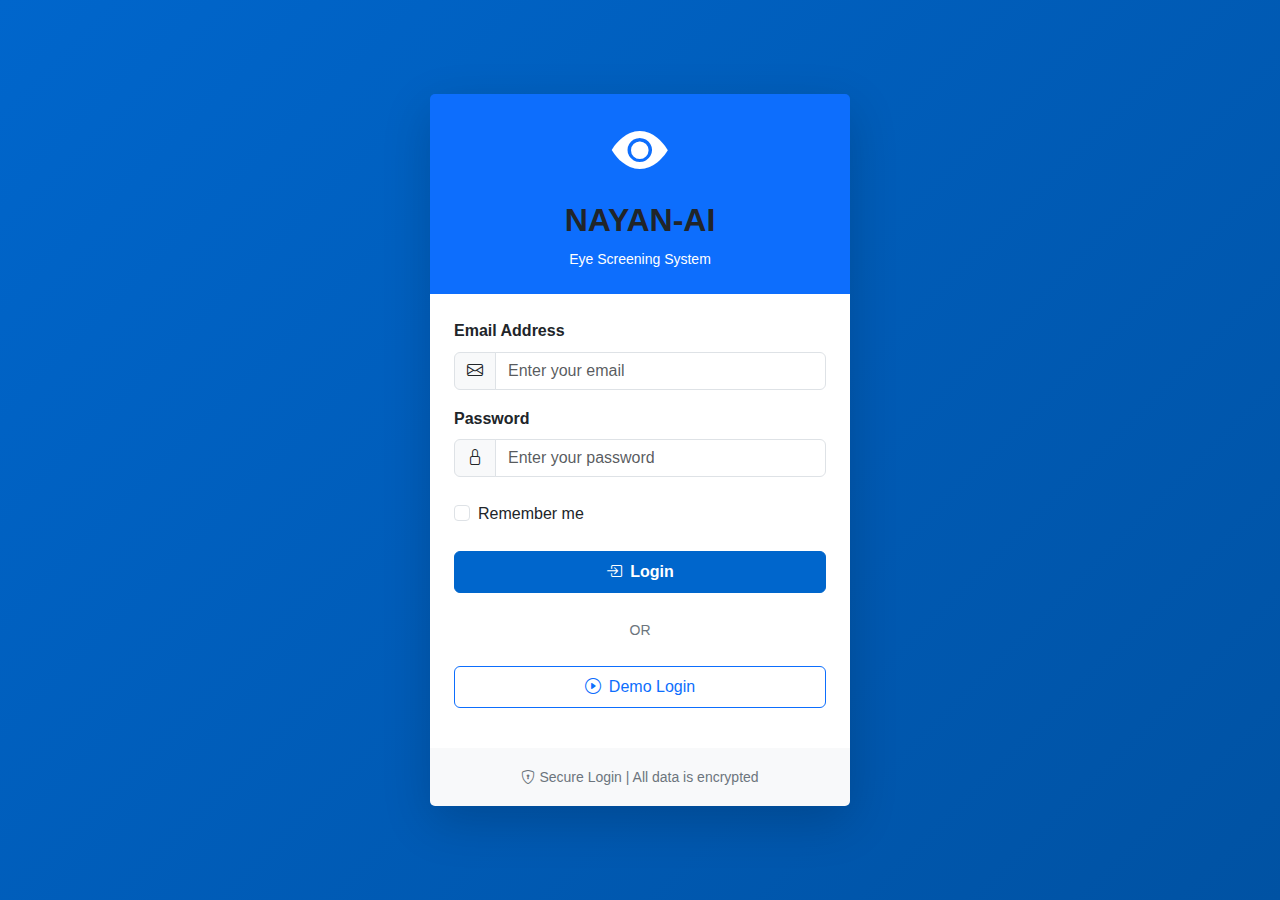
<file: frontend/cataract.html>
<!DOCTYPE html>
<html lang="en">
<head>
    <meta charset="UTF-8">
    <meta name="viewport" content="width=device-width, initial-scale=1.0">
    <title>Cataract Detection | NAYAN-AI</title>
    <link href="https://cdn.jsdelivr.net/npm/bootstrap@5.3.2/dist/css/bootstrap.min.css" rel="stylesheet">
    <link href="https://cdn.jsdelivr.net/npm/bootstrap-icons@1.11.1/font/bootstrap-icons.css" rel="stylesheet">
    <link href="assets/css/style.css" rel="stylesheet">
</head>
<body>
    <!-- Navigation -->
    <nav class="navbar navbar-expand-lg navbar-dark bg-primary sticky-top">
        <div class="container">
            <a class="navbar-brand fw-bold" href="index.html">
                <i class="bi bi-eye-fill me-2"></i>NAYAN-AI
            </a>
            <button class="navbar-toggler" type="button" data-bs-toggle="collapse" data-bs-target="#navbarNav">
                <span class="navbar-toggler-icon"></span>
            </button>
            <div class="collapse navbar-collapse" id="navbarNav">
                <ul class="navbar-nav ms-auto">
                    <li class="nav-item">
                        <a class="nav-link" href="index.html"><i class="bi bi-house-door me-1"></i>Home</a>
                    </li>
                    <li class="nav-item">
                        <a class="nav-link active" href="cataract.html"><i class="bi bi-camera me-1"></i>Cataract</a>
                    </li>
                    <li class="nav-item">
                        <a class="nav-link" href="dryeye.html"><i class="bi bi-droplet me-1"></i>Dry Eye</a>
                    </li>
                    <li class="nav-item">
                        <a class="nav-link" href="history.html"><i class="bi bi-clock-history me-1"></i>History</a>
                    </li>
                    <li class="nav-item">
                        <a class="nav-link" href="report.html"><i class="bi bi-file-medical me-1"></i>Full Report</a>
                    </li>
                </ul>
            </div>
        </div>
    </nav>

    <!-- Disclaimer -->
    <div class="alert alert-warning mb-0 rounded-0 text-center small">
        <i class="bi bi-exclamation-triangle-fill me-1"></i>
        <strong>Disclaimer:</strong> Screening support only. Not a medical diagnosis. Consult an ophthalmologist.
    </div>

    <!-- Page Header -->
    <section class="bg-warning py-4">
        <div class="container">
            <div class="row align-items-center">
                <div class="col">
                    <h1 class="mb-1"><i class="bi bi-camera me-2"></i>Cataract Detection</h1>
                    <p class="mb-0 opacity-75">AI-Powered Eye Image Analysis using MobileNetV2</p>
                </div>
                <div class="col-auto">
                    <span class="badge bg-dark fs-6">Step 2 of 3</span>
                </div>
            </div>
        </div>
    </section>

    <!-- Main Content -->
    <section class="py-4">
        <div class="container">
            <div class="row g-4">
                <!-- Upload Section -->
                <div class="col-lg-5">
                    <!-- Instructions -->
                    <div class="card border-0 shadow-sm mb-4">
                        <div class="card-header bg-warning">
                            <h5 class="mb-0"><i class="bi bi-info-circle me-2"></i>Instructions</h5>
                        </div>
                        <div class="card-body">
                            <ol class="mb-3">
                                <li class="mb-2">Take a clear photo of the eye or upload an existing image</li>
                                <li class="mb-2">Ensure good lighting and focus on the eye area</li>
                                <li class="mb-2">Preview the image before uploading</li>
                                <li class="mb-2">Click "Upload & Predict" to analyze</li>
                            </ol>
                            <div class="alert alert-info small mb-0">
                                <i class="bi bi-lightbulb-fill me-1"></i>
                                <strong>Tips:</strong> Use natural lighting. Image should clearly show the eye. Maximum file size: 10MB.
                            </div>
                        </div>
                    </div>

                    <!-- Upload Card -->
                    <div class="card border-0 shadow-sm">
                        <div class="card-header bg-light">
                            <h5 class="mb-0"><i class="bi bi-upload me-2"></i>Upload Eye Image</h5>
                        </div>
                        <div class="card-body">
                            <!-- File Input -->
                            <div class="mb-3">
                                <label for="imageInput" class="form-label">Select or capture image:</label>
                                <input class="form-control form-control-lg" type="file" id="imageInput" 
                                       accept="image/*" capture="environment">
                                <div class="form-text">Accepted formats: JPG, PNG, WEBP (Max 10MB)</div>
                            </div>

                            <!-- Image Preview -->
                            <div class="mb-3" id="previewContainer" style="display: none;">
                                <label class="form-label">Preview:</label>
                                <div class="border rounded p-2 bg-light text-center">
                                    <img id="imagePreview" class="img-fluid rounded" style="max-height: 300px;" alt="Preview">
                                </div>
                                <div class="mt-2 small text-muted">
                                    <span id="fileInfo"></span>
                                </div>
                            </div>

                            <!-- Upload Button -->
                            <button class="btn btn-warning btn-lg w-100" id="uploadBtn" disabled>
                                <i class="bi bi-cloud-upload me-1"></i>Upload & Predict
                            </button>
                        </div>
                    </div>
                </div>

                <!-- Results Section -->
                <div class="col-lg-7">
                    <!-- Loading State -->
                    <div class="card border-0 shadow-sm" id="loadingCard" style="display: none;">
                        <div class="card-body text-center py-5">
                            <div class="spinner-border text-warning mb-3" style="width: 4rem; height: 4rem;" role="status">
                                <span class="visually-hidden">Loading...</span>
                            </div>
                            <h4>Analyzing Image...</h4>
                            <p class="text-muted">Our AI model is processing your eye image.</p>
                            <div class="progress" style="height: 10px;">
                                <div class="progress-bar progress-bar-striped progress-bar-animated bg-warning" 
                                     style="width: 100%"></div>
                            </div>
                        </div>
                    </div>

                    <!-- Result Card -->
                    <div class="card border-0 shadow-sm" id="resultCard" style="display: none;">
                        <div class="card-header bg-light">
                            <h5 class="mb-0"><i class="bi bi-clipboard-check me-2"></i>Analysis Result</h5>
                        </div>
                        <div class="card-body">
                            <!-- Result Badge -->
                            <div class="text-center mb-4">
                                <span class="badge fs-3 px-4 py-3" id="resultBadge">--</span>
                            </div>

                            <!-- Confidence -->
                            <div class="mb-4">
                                <div class="d-flex justify-content-between mb-1">
                                    <span class="fw-bold">Confidence Level</span>
                                    <span id="confidenceValue">--</span>
                                </div>
                                <div class="progress" style="height: 25px;">
                                    <div class="progress-bar" id="confidenceBar" role="progressbar" 
                                         style="width: 0%"></div>
                                </div>
                            </div>

                            <!-- Probability Table -->
                            <div class="mb-4">
                                <h6><i class="bi bi-bar-chart me-1"></i>Probability Distribution</h6>
                                <table class="table table-bordered table-sm">
                                    <thead class="table-light">
                                        <tr>
                                            <th>Class</th>
                                            <th>Probability</th>
                                        </tr>
                                    </thead>
                                    <tbody id="probsTable">
                                        <tr>
                                            <td>Normal</td>
                                            <td id="probNormal">--</td>
                                        </tr>
                                        <tr>
                                            <td>Cataract</td>
                                            <td id="probCataract">--</td>
                                        </tr>
                                    </tbody>
                                </table>
                            </div>

                            <!-- Uploaded Image -->
                            <div class="mb-4">
                                <h6><i class="bi bi-image me-1"></i>Analyzed Image</h6>
                                <div class="border rounded p-2 bg-light text-center">
                                    <img id="uploadedImage" class="img-fluid rounded" style="max-height: 200px;" alt="Uploaded">
                                </div>
                            </div>

                            <!-- Timestamp -->
                            <div class="d-flex justify-content-between text-muted small mb-3">
                                <span><i class="bi bi-clock me-1"></i>Timestamp: <span id="resultTimestamp">--</span></span>
                                <span class="text-success"><i class="bi bi-check-circle me-1"></i>Result saved</span>
                            </div>

                            <!-- Action Buttons -->
                            <div class="d-flex gap-2">
                                <button type="button" class="btn btn-primary" id="printBtn">
                                    <i class="bi bi-printer me-2"></i>Print Results
                                </button>
                                <button type="button" class="btn btn-secondary" id="downloadBtn">
                                    <i class="bi bi-download me-2"></i>Download Report
                                </button>
                            </div>
                        </div>

                        <!-- Interpretation -->
                        <div class="card-footer bg-light">
                            <div class="alert alert-secondary mb-0">
                                <h6><i class="bi bi-info-circle me-1"></i>Interpretation</h6>
                                <p class="mb-0 small" id="interpretationText">
                                    If risk is detected, recommend clinical exam with an ophthalmologist for proper diagnosis.
                                </p>
                            </div>
                        </div>
                    </div>

                    <!-- Initial State -->
                    <div class="card border-0 shadow-sm" id="initialCard">
                        <div class="card-body text-center py-5">
                            <i class="bi bi-camera display-1 text-muted mb-3"></i>
                            <h4 class="text-muted">No Image Selected</h4>
                            <p class="text-muted">Upload an eye image to begin cataract screening analysis.</p>
                        </div>
                    </div>

                    <!-- Error Alert -->
                    <div class="alert alert-danger mt-3" id="errorAlert" style="display: none;">
                        <i class="bi bi-exclamation-octagon me-2"></i>
                        <span id="errorMessage">An error occurred.</span>
                    </div>
                </div>
            </div>

            <!-- Navigation -->
            <div class="card border-0 shadow-sm mt-4 bg-light">
                <div class="card-body">
                    <div class="row align-items-center">
                        <div class="col-auto">
                            <a href="index.html" class="btn btn-outline-primary">
                                <i class="bi bi-arrow-left me-1"></i>Back: Home
                            </a>
                        </div>
                        <div class="col text-center">
                            <span class="text-muted">Step 1 of 2</span>
                        </div>
                        <div class="col-auto">
                            <a href="dryeye.html" class="btn btn-info text-white">
                                Next: Dry Eye <i class="bi bi-arrow-right ms-1"></i>
                            </a>
                        </div>
                    </div>
                </div>
            </div>
        </div>
    </section>

    <!-- Print Template (Hidden) -->
    <div id="printTemplate" style="display: none;">
        <div style="width: 100%; max-width: 800px; margin: 0 auto; padding: 40px; font-family: Arial, sans-serif;">
            <!-- Header -->
            <div style="text-align: center; margin-bottom: 30px; border-bottom: 2px solid #0066cc; padding-bottom: 20px;">
                <h1 style="color: #0066cc; margin: 0;"><i class="bi bi-eye-fill"></i> NAYAN-AI</h1>
                <p style="color: #666; margin: 5px 0;">AI-Assisted Eye Screening System</p>
                <p style="color: #999; font-size: 12px; margin: 5px 0;">Cataract Detection Report</p>
            </div>

            <!-- Patient Information -->
            <div style="margin-bottom: 30px;">
                <h3 style="color: #0066cc; border-bottom: 1px solid #ddd; padding-bottom: 10px;">Patient Information</h3>
                <table style="width: 100%; margin-top: 10px;">
                    <tr>
                        <td style="padding: 5px; width: 50%;"><strong>Name:</strong> <span id="printPatientName">--</span></td>
                        <td style="padding: 5px;"><strong>Age:</strong> <span id="printPatientAge">--</span></td>
                    </tr>
                    <tr>
                        <td style="padding: 5px;"><strong>Gender:</strong> <span id="printPatientGender">--</span></td>
                        <td style="padding: 5px;"><strong>Date:</strong> <span id="printDate">--</span></td>
                    </tr>
                </table>
            </div>

            <!-- Test Results -->
            <div style="margin-bottom: 30px;">
                <h3 style="color: #0066cc; border-bottom: 1px solid #ddd; padding-bottom: 10px;">Test Results</h3>
                <div style="background-color: #f0f8ff; padding: 15px; border-left: 4px solid #0066cc; margin: 15px 0;">
                    <p style="margin: 0;"><strong>Risk Assessment:</strong> <span id="printRiskLabel" style="font-size: 16px; font-weight: bold;">Normal</span></p>
                </div>
            </div>

            <!-- Detailed Metrics -->
            <div style="margin-bottom: 30px;">
                <h3 style="color: #0066cc; border-bottom: 1px solid #ddd; padding-bottom: 10px;">Detailed Metrics</h3>
                <table style="width: 100%; border-collapse: collapse; margin-top: 10px;">
                    <tr style="background-color: #f9f9f9;">
                        <th style="padding: 10px; text-align: left; border-bottom: 1px solid #ddd;"><strong>Metric</strong></th>
                        <th style="padding: 10px; text-align: left; border-bottom: 1px solid #ddd;"><strong>Value</strong></th>
                    </tr>
                    <tr>
                        <td style="padding: 10px; border-bottom: 1px solid #eee;">Contrast</td>
                        <td style="padding: 10px; border-bottom: 1px solid #eee;" id="printContrast">--</td>
                    </tr>
                    <tr style="background-color: #f9f9f9;">
                        <td style="padding: 10px; border-bottom: 1px solid #eee;">Sharpness</td>
                        <td style="padding: 10px; border-bottom: 1px solid #eee;" id="printSharpness">--</td>
                    </tr>
                    <tr>
                        <td style="padding: 10px; border-bottom: 1px solid #eee;">Edge Strength</td>
                        <td style="padding: 10px; border-bottom: 1px solid #eee;" id="printEdge">--</td>
                    </tr>
                    <tr style="background-color: #f9f9f9;">
                        <td style="padding: 10px; border-bottom: 1px solid #eee;">Confidence</td>
                        <td style="padding: 10px; border-bottom: 1px solid #eee;" id="printConfidence">--</td>
                    </tr>
                </table>
            </div>

            <!-- Interpretation -->
            <div style="margin-bottom: 30px; background-color: #f0f0f0; padding: 15px; border-radius: 5px;">
                <h4 style="color: #0066cc; margin-top: 0;">Interpretation</h4>
                <p style="margin: 0; color: #333; line-height: 1.6;">Cataract risk assessment based on image analysis using AI deep learning model (MobileNetV2). This is a screening support tool only and should not be used as a medical diagnosis. Please consult an ophthalmologist for professional evaluation.</p>
            </div>

            <!-- Footer -->
            <div style="border-top: 2px solid #0066cc; padding-top: 20px; text-align: center; color: #999; font-size: 11px;">
                <p style="margin: 5px 0;"><strong>NAYAN-AI</strong> - AI-Assisted Eye Screening System</p>
                <p style="margin: 5px 0;">Developed by: Krishnapriya S, Madhumitha S, Mahalakshmi B S</p>
                <p style="margin: 5px 0;">Electronics and Communication Engineering Department</p>
                <p style="margin: 5px 0;">Generated on: <span id="printGeneratedDate">--</span></p>
                <p style="margin: 10px 0 0 0; font-style: italic;">This report is confidential and intended only for the use of the individual to whom it is addressed.</p>
            </div>
        </div>
    </div>

    <!-- Footer -->
    <footer class="bg-dark text-white py-3 mt-5">
        <div class="container text-center">
            <p class="small mb-0">© 2026 NAYAN-AI | AI-Powered Eye Screening System</p>
        </div>
    </footer>

    <script src="https://cdn.jsdelivr.net/npm/bootstrap@5.3.2/dist/js/bootstrap.bundle.min.js"></script>
    <script src="assets/js/app.js"></script>
    <script src="assets/js/cataract.js"></script>
</body>
</html>
</file>
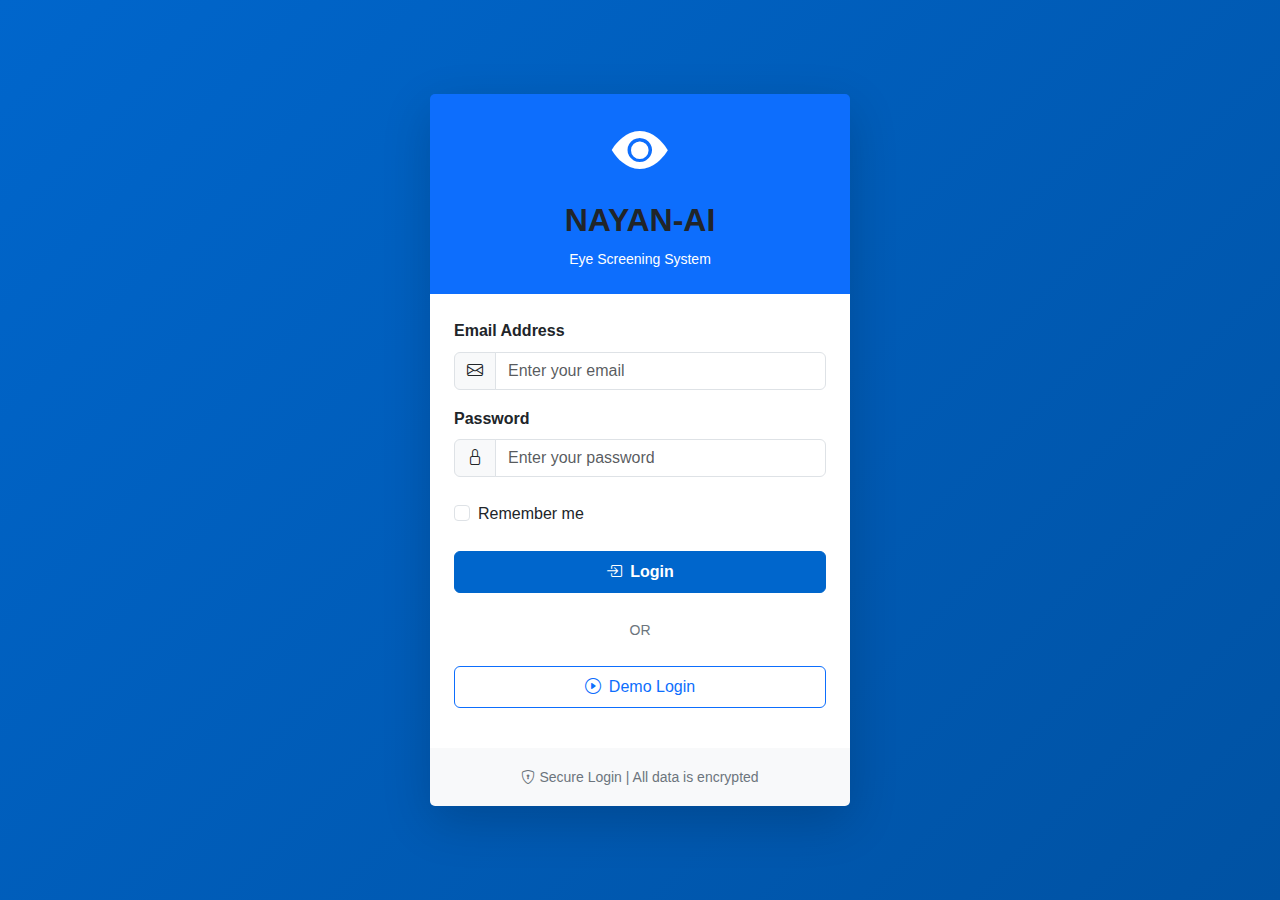
<file: frontend/dryeye.html>
<!DOCTYPE html>
<html lang="en">
<head>
    <meta charset="UTF-8">
    <meta name="viewport" content="width=device-width, initial-scale=1.0">
    <title>Dry Eye Analysis | NAYAN-AI</title>
    <link href="https://cdn.jsdelivr.net/npm/bootstrap@5.3.2/dist/css/bootstrap.min.css" rel="stylesheet">
    <link href="https://cdn.jsdelivr.net/npm/bootstrap-icons@1.11.1/font/bootstrap-icons.css" rel="stylesheet">
    <link href="assets/css/style.css" rel="stylesheet">
</head>
<body>
    <!-- Navigation -->
    <nav class="navbar navbar-expand-lg navbar-dark bg-primary sticky-top">
        <div class="container">
            <a class="navbar-brand fw-bold" href="index.html">
                <i class="bi bi-eye-fill me-2"></i>NAYAN-AI
            </a>
            <button class="navbar-toggler" type="button" data-bs-toggle="collapse" data-bs-target="#navbarNav">
                <span class="navbar-toggler-icon"></span>
            </button>
            <div class="collapse navbar-collapse" id="navbarNav">
                <ul class="navbar-nav ms-auto">
                    <li class="nav-item">
                        <a class="nav-link" href="index.html"><i class="bi bi-house-door me-1"></i>Home</a>
                    </li>
                    <li class="nav-item">
                        <a class="nav-link" href="cataract.html"><i class="bi bi-camera me-1"></i>Cataract</a>
                    </li>
                    <li class="nav-item">
                        <a class="nav-link active" href="dryeye.html"><i class="bi bi-droplet me-1"></i>Dry Eye</a>
                    </li>
                    <li class="nav-item">
                        <a class="nav-link" href="history.html"><i class="bi bi-clock-history me-1"></i>History</a>
                    </li>
                    <li class="nav-item">
                        <a class="nav-link" href="report.html"><i class="bi bi-file-medical me-1"></i>Full Report</a>
                    </li>
                </ul>
            </div>
        </div>
    </nav>

    <!-- Disclaimer -->
    <div class="alert alert-warning mb-0 rounded-0 text-center small">
        <i class="bi bi-exclamation-triangle-fill me-1"></i>
        <strong>Disclaimer:</strong> Screening support only. Not a medical diagnosis. Consult an ophthalmologist.
    </div>

    <!-- Page Header -->
    <section class="bg-info text-white py-4">
        <div class="container">
            <h1 class="mb-2"><i class="bi bi-droplet-fill me-2"></i>Dry Eye Detection</h1>
            <p class="lead mb-0">Upload a video to analyze blink patterns and assess dry eye risk</p>
        </div>
    </section>

    <!-- Main Content -->
    <div class="container py-5">
        <div class="row justify-content-center">
            <div class="col-lg-8">
                <!-- Instructions Card -->
                <div class="card mb-4 border-0 shadow-sm">
                    <div class="card-body">
                        <h5 class="card-title"><i class="bi bi-info-circle me-2 text-info"></i>Instructions</h5>
                        <p class="mb-0">Record a 20-60 second video of your eye in good lighting. The system will analyze your blink patterns and provide dry eye risk assessment.</p>
                    </div>
                </div>

                <!-- Video Upload Form -->
                <div class="card border-0 shadow">
                    <div class="card-body">
                        <h5 class="card-title mb-4">Upload Eye Video</h5>
                        
                        <form id="dryeyeForm">
                            <!-- File Input -->
                            <div class="mb-4">
                                <label for="videoInput" class="form-label fw-bold">Select or record a video</label>
                                <div class="input-group">
                                    <input type="file" class="form-control" id="videoInput" accept="video/*" capture="environment" required>
                                    <label class="input-group-text" for="videoInput"><i class="bi bi-cloud-upload"></i></label>
                                </div>
                                <small class="text-muted d-block mt-2">Max file size: 100MB • Formats: MP4, WebM, MOV</small>
                            </div>

                            <!-- File Preview -->
                            <div id="videoPreview" style="display: none;" class="mb-4">
                                <p class="text-muted small"><strong>Selected File:</strong> <span id="fileName"></span></p>
                            </div>

                            <!-- Submit Button -->
                            <button type="submit" class="btn btn-info w-100 py-2 fw-bold">
                                <i class="bi bi-play-circle me-2"></i>Upload & Analyze
                            </button>
                        </form>
                    </div>
                </div>

                <!-- Loading Spinner -->
                <div id="loadingSpinner" style="display: none;" class="card mt-4 border-0 shadow text-center py-5">
                    <div class="spinner-border text-info mb-3" role="status">
                        <span class="visually-hidden">Loading...</span>
                    </div>
                    <h6 class="text-muted">Processing video frames...</h6>
                    <p class="text-muted small">This may take a few moments</p>
                </div>

                <!-- Results Card -->
                <div id="resultsCard" style="display: none;" class="card mt-4 border-0 shadow">
                    <div class="card-body">
                        <h5 class="card-title mb-4">Analysis Results</h5>
                        
                        <!-- Risk Badge -->
                        <div class="alert alert-info mb-4" id="riskAlert">
                            <h6 class="alert-heading" id="riskLabel">Normal</h6>
                        </div>

                        <!-- Metrics Grid -->
                        <div class="row mb-4">
                            <div class="col-md-6 mb-3">
                                <div class="metric-card p-3 bg-light rounded">
                                    <small class="text-muted">Blink Count</small>
                                    <h4 id="blinkCount" class="mb-0 text-primary">0</h4>
                                </div>
                            </div>
                            <div class="col-md-6 mb-3">
                                <div class="metric-card p-3 bg-light rounded">
                                    <small class="text-muted">Blink Rate (BPM)</small>
                                    <h4 id="blinkRate" class="mb-0 text-primary">0.0</h4>
                                </div>
                            </div>
                            <div class="col-md-6 mb-3">
                                <div class="metric-card p-3 bg-light rounded">
                                    <small class="text-muted">Mean Eye-Open Duration</small>
                                    <h4 id="meanIbi" class="mb-0 text-primary">0.0s</h4>
                                </div>
                            </div>
                            <div class="col-md-6 mb-3">
                                <div class="metric-card p-3 bg-light rounded">
                                    <small class="text-muted">Max Eye-Open Duration</small>
                                    <h4 id="maxEyeOpen" class="mb-0 text-primary">0.0s</h4>
                                </div>
                            </div>
                        </div>

                        <!-- Interpretation -->
                        <div class="alert alert-light border-start border-info ps-3" id="interpretation">
                            <small><strong>Interpretation:</strong> Dry eye risk assessment based on blink patterns. Low blink rates or long eye-open durations may indicate possible dryness.</small>
                        </div>

                        <!-- Timestamp -->
                        <p class="text-muted small mb-4"><i class="bi bi-clock me-1"></i>Analysis Date: <span id="timestamp">--</span></p>

                        <!-- Action Buttons -->
                        <div class="d-flex gap-2">
                            <button type="button" class="btn btn-primary" id="printBtn">
                                <i class="bi bi-printer me-2"></i>Print Results
                            </button>
                            <button type="button" class="btn btn-secondary" id="downloadBtn">
                                <i class="bi bi-download me-2"></i>Download Report
                            </button>
                        </div>
                    </div>
                </div>

                <!-- Print Template (Hidden) -->
                <div id="printTemplate" style="display: none;">
                    <div style="width: 100%; max-width: 800px; margin: 0 auto; padding: 40px; font-family: Arial, sans-serif;">
                        <!-- Header -->
                        <div style="text-align: center; margin-bottom: 30px; border-bottom: 2px solid #0066cc; padding-bottom: 20px;">
                            <h1 style="color: #0066cc; margin: 0;"><i class="bi bi-eye-fill"></i> NAYAN-AI</h1>
                            <p style="color: #666; margin: 5px 0;">AI-Assisted Eye Screening System</p>
                            <p style="color: #999; font-size: 12px; margin: 5px 0;">Dry Eye Detection Report</p>
                        </div>

                        <!-- Patient Information -->
                        <div style="margin-bottom: 30px;">
                            <h3 style="color: #0066cc; border-bottom: 1px solid #ddd; padding-bottom: 10px;">Patient Information</h3>
                            <table style="width: 100%; margin-top: 10px;">
                                <tr>
                                    <td style="padding: 5px; width: 50%;"><strong>Name:</strong> <span id="printPatientName">--</span></td>
                                    <td style="padding: 5px;"><strong>Age:</strong> <span id="printPatientAge">--</span></td>
                                </tr>
                                <tr>
                                    <td style="padding: 5px;"><strong>Gender:</strong> <span id="printPatientGender">--</span></td>
                                    <td style="padding: 5px;"><strong>Date:</strong> <span id="printDate">--</span></td>
                                </tr>
                            </table>
                        </div>

                        <!-- Test Results -->
                        <div style="margin-bottom: 30px;">
                            <h3 style="color: #0066cc; border-bottom: 1px solid #ddd; padding-bottom: 10px;">Test Results</h3>
                            <div style="background-color: #f0f8ff; padding: 15px; border-left: 4px solid #0066cc; margin: 15px 0;">
                                <p style="margin: 0;"><strong>Risk Assessment:</strong> <span id="printRiskLabel" style="font-size: 16px; font-weight: bold;">Normal</span></p>
                            </div>
                        </div>

                        <!-- Detailed Metrics -->
                        <div style="margin-bottom: 30px;">
                            <h3 style="color: #0066cc; border-bottom: 1px solid #ddd; padding-bottom: 10px;">Detailed Metrics</h3>
                            <table style="width: 100%; border-collapse: collapse; margin-top: 10px;">
                                <tr style="background-color: #f9f9f9;">
                                    <th style="padding: 10px; text-align: left; border-bottom: 1px solid #ddd;"><strong>Metric</strong></th>
                                    <th style="padding: 10px; text-align: left; border-bottom: 1px solid #ddd;"><strong>Value</strong></th>
                                </tr>
                                <tr>
                                    <td style="padding: 10px; border-bottom: 1px solid #eee;">Blink Count</td>
                                    <td style="padding: 10px; border-bottom: 1px solid #eee;" id="printBlinkCount">0</td>
                                </tr>
                                <tr style="background-color: #f9f9f9;">
                                    <td style="padding: 10px; border-bottom: 1px solid #eee;">Blink Rate (BPM)</td>
                                    <td style="padding: 10px; border-bottom: 1px solid #eee;" id="printBlinkRate">0.0</td>
                                </tr>
                                <tr>
                                    <td style="padding: 10px; border-bottom: 1px solid #eee;">Mean Eye-Open Duration</td>
                                    <td style="padding: 10px; border-bottom: 1px solid #eee;" id="printMeanIbi">0.0s</td>
                                </tr>
                                <tr style="background-color: #f9f9f9;">
                                    <td style="padding: 10px; border-bottom: 1px solid #eee;">Max Eye-Open Duration</td>
                                    <td style="padding: 10px; border-bottom: 1px solid #eee;" id="printMaxEyeOpen">0.0s</td>
                                </tr>
                            </table>
                        </div>

                        <!-- Interpretation -->
                        <div style="margin-bottom: 30px; background-color: #f0f0f0; padding: 15px; border-radius: 5px;">
                            <h4 style="color: #0066cc; margin-top: 0;">Interpretation</h4>
                            <p style="margin: 0; color: #333; line-height: 1.6;">Dry eye risk assessment based on blink patterns analysis. Low blink rates or long eye-open durations may indicate possible dryness. This is a screening support tool only and should not be used as a medical diagnosis. Please consult an ophthalmologist for professional evaluation.</p>
                        </div>

                        <!-- Footer -->
                        <div style="border-top: 2px solid #0066cc; padding-top: 20px; text-align: center; color: #999; font-size: 11px;">
                            <p style="margin: 5px 0;"><strong>NAYAN-AI</strong> - AI-Assisted Eye Screening System</p>
                            <p style="margin: 5px 0;">Developed by: Krishnapriya S, Madhumitha S, Mahalakshmi B S</p>
                            <p style="margin: 5px 0;">Electronics and Communication Engineering Department</p>
                            <p style="margin: 5px 0;">Generated on: <span id="printGeneratedDate">--</span></p>
                            <p style="margin: 10px 0 0 0; font-style: italic;">This report is confidential and intended only for the use of the individual to whom it is addressed.</p>
                        </div>
                    </div>
                </div>

                <!-- Next Button -->
                <div class="text-center mt-4">
                    <a href="history.html" id="nextBtn" style="display: none;" class="btn btn-success">
                        <i class="bi bi-arrow-right me-2"></i>Next: View History
                    </a>
                </div>

            </div>
        </div>
    </div>

    <!-- Footer -->
    <footer class="bg-light py-4 mt-5">
        <div class="container text-center text-muted small">
            <p class="mb-1"><strong>NAYAN-AI</strong> - AI-Assisted Eye Screening System</p>
            <p class="mb-0">Developed by: Krishnapriya S, Madhumitha S, Mahalakshmi B S</p>
            <p class="mb-0 mt-2">Electronics and Communication Engineering Department</p>
        </div>
    </footer>

    <!-- Scripts -->
    <script src="https://cdn.jsdelivr.net/npm/bootstrap@5.3.2/dist/js/bootstrap.bundle.min.js"></script>
    <script src="assets/js/dryeye.js"></script>
</body>
</html>
</file>
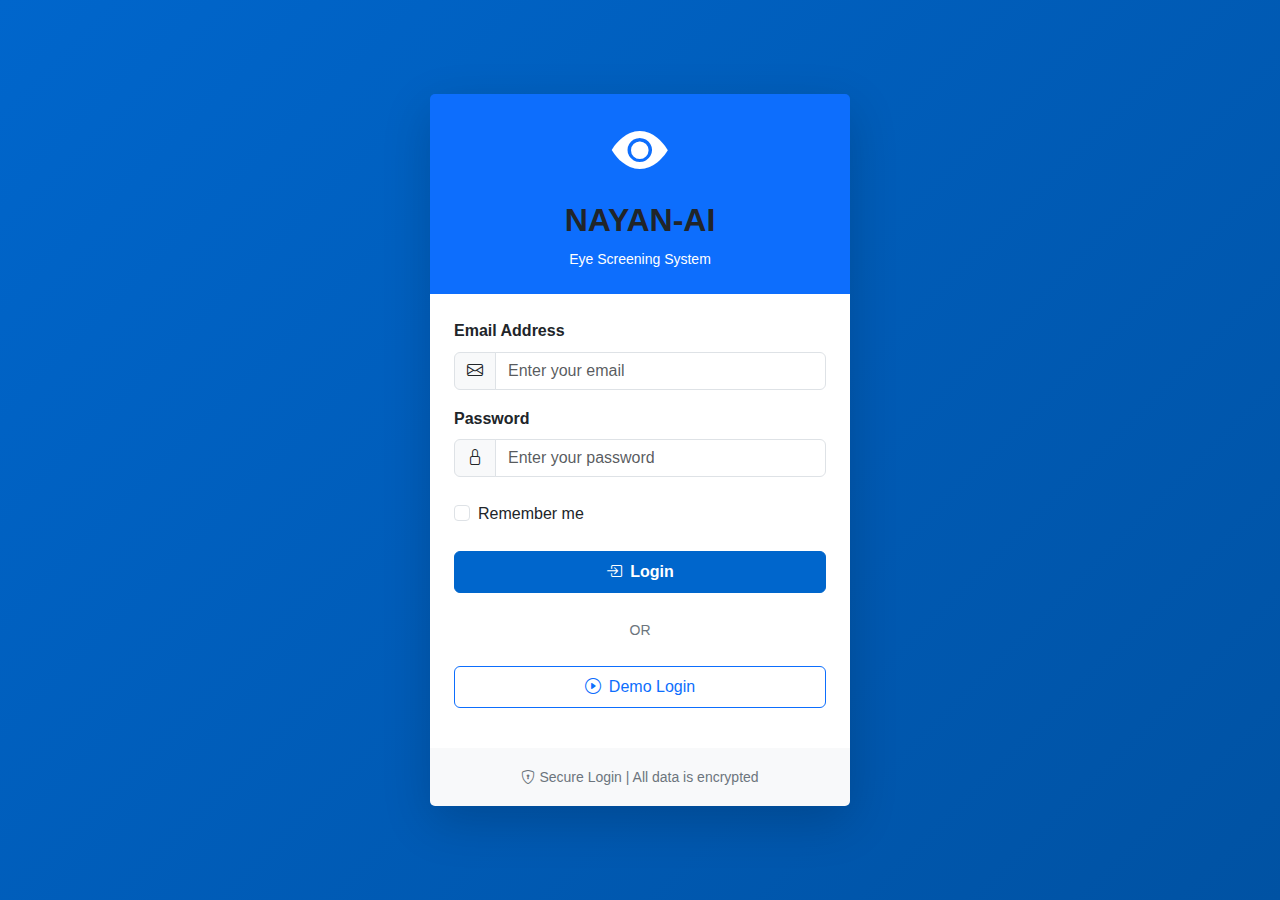
<file: frontend/glaucoma.html>
<!DOCTYPE html>
<html lang="en">
<head>
    <meta charset="UTF-8">
    <meta name="viewport" content="width=device-width, initial-scale=1.0">
    <title>Glaucoma Screening | NAYAN-AI</title>
    <link href="https://cdn.jsdelivr.net/npm/bootstrap@5.3.2/dist/css/bootstrap.min.css" rel="stylesheet">
    <link href="https://cdn.jsdelivr.net/npm/bootstrap-icons@1.11.1/font/bootstrap-icons.css" rel="stylesheet">
    <link href="assets/css/style.css" rel="stylesheet">
</head>
<body>
    <!-- Navigation -->
    <nav class="navbar navbar-expand-lg navbar-dark bg-primary sticky-top">
        <div class="container">
            <a class="navbar-brand fw-bold" href="index.html">
                <i class="bi bi-eye-fill me-2"></i>NAYAN-AI
            </a>
            <button class="navbar-toggler" type="button" data-bs-toggle="collapse" data-bs-target="#navbarNav">
                <span class="navbar-toggler-icon"></span>
            </button>
            <div class="collapse navbar-collapse" id="navbarNav">
                <ul class="navbar-nav ms-auto">
                    <li class="nav-item">
                        <a class="nav-link" href="index.html"><i class="bi bi-house-door me-1"></i>Home</a>
                    </li>
                    <li class="nav-item">
                        <a class="nav-link active" href="glaucoma.html"><i class="bi bi-activity me-1"></i>Glaucoma</a>
                    </li>
                    <li class="nav-item">
                        <a class="nav-link" href="cataract.html"><i class="bi bi-camera me-1"></i>Cataract</a>
                    </li>
                    <li class="nav-item">
                        <a class="nav-link" href="dryeye.html"><i class="bi bi-droplet me-1"></i>Dry Eye</a>
                    </li>
                    <li class="nav-item">
                        <a class="nav-link" href="history.html"><i class="bi bi-clock-history me-1"></i>History</a>
                    </li>
                    <li class="nav-item">
                        <a class="nav-link" href="report.html"><i class="bi bi-file-medical me-1"></i>Full Report</a>
                    </li>
                </ul>
            </div>
        </div>
    </nav>

    <!-- Disclaimer -->
    <div class="alert alert-warning mb-0 rounded-0 text-center small">
        <i class="bi bi-exclamation-triangle-fill me-1"></i>
        <strong>Disclaimer:</strong> Screening support only. Not a medical diagnosis. Consult an ophthalmologist.
    </div>

    <!-- Page Header -->
    <section class="bg-danger text-white py-4">
        <div class="container">
            <div class="row align-items-center">
                <div class="col">
                    <h1 class="mb-1"><i class="bi bi-activity me-2"></i>Glaucoma Screening</h1>
                    <p class="mb-0 opacity-75">IOP Proxy Measurement via Hardware Sensors</p>
                </div>
                <div class="col-auto">
                    <span class="badge bg-light text-danger fs-6">Step 1 of 3</span>
                </div>
            </div>
        </div>
    </section>

    <!-- Main Content -->
    <section class="py-4">
        <div class="container">
            <div class="row g-4">
                <!-- Instructions Card -->
                <div class="col-lg-4">
                    <div class="card border-0 shadow-sm h-100">
                        <div class="card-header bg-danger text-white">
                            <h5 class="mb-0"><i class="bi bi-info-circle me-2"></i>Instructions</h5>
                        </div>
                        <div class="card-body">
                            <ol class="mb-3">
                                <li class="mb-2">Ensure the ESP32 hardware device is powered on</li>
                                <li class="mb-2">Position the sensor properly on the eye area</li>
                                <li class="mb-2">Click "Take Measurement" or wait for auto-refresh</li>
                                <li class="mb-2">Review the IOP proxy reading and risk assessment</li>
                            </ol>
                            <div class="alert alert-info small mb-0">
                                <i class="bi bi-lightbulb-fill me-1"></i>
                                <strong>Tip:</strong> The system auto-refreshes every 3 seconds to show the latest reading.
                            </div>
                        </div>
                    </div>
                </div>

                <!-- Hardware Status & Reading -->
                <div class="col-lg-8">
                    <!-- Hardware Status -->
                    <div class="card border-0 shadow-sm mb-4">
                        <div class="card-body">
                            <div class="d-flex justify-content-between align-items-center">
                                <div>
                                    <h5 class="mb-1"><i class="bi bi-cpu me-2"></i>Hardware Status</h5>
                                    <p class="text-muted small mb-0">ESP32 Glaucoma Measurement Device</p>
                                </div>
                                <div id="hardwareStatus">
                                    <span class="badge bg-secondary fs-6">
                                        <span class="spinner-border spinner-border-sm me-1"></span>
                                        Checking...
                                    </span>
                                </div>
                            </div>
                        </div>
                    </div>

                    <!-- Controls -->
                    <div class="card border-0 shadow-sm mb-4">
                        <div class="card-body">
                            <div class="row g-3 align-items-center">
                                <div class="col-md-6">
                                    <button class="btn btn-danger btn-lg w-100" id="measureBtn">
                                        <i class="bi bi-play-fill me-1"></i>Take Measurement
                                    </button>
                                </div>
                                <div class="col-md-6">
                                    <button class="btn btn-outline-secondary btn-lg w-100" id="refreshBtn">
                                        <i class="bi bi-arrow-clockwise me-1"></i>Refresh Now
                                    </button>
                                </div>
                            </div>
                            <div class="form-check form-switch mt-3">
                                <input class="form-check-input" type="checkbox" id="autoRefreshToggle" checked>
                                <label class="form-check-label" for="autoRefreshToggle">
                                    Auto-refresh every 3 seconds
                                </label>
                            </div>
                        </div>
                    </div>

                    <!-- Measurement Result -->
                    <div class="card border-0 shadow-sm" id="resultCard" style="display: none;">
                        <div class="card-header bg-light">
                            <h5 class="mb-0"><i class="bi bi-graph-up me-2"></i>Latest Measurement</h5>
                        </div>
                        <div class="card-body">
                            <!-- Risk Label -->
                            <div class="text-center mb-4" id="riskLabelContainer">
                                <span class="badge fs-4 px-4 py-2" id="riskLabel">--</span>
                            </div>

                            <!-- IOP Gauge Display -->
                            <div class="row mb-4">
                                <div class="col-md-6 mx-auto">
                                    <div class="iop-gauge text-center p-4 rounded-3 bg-light">
                                        <h6 class="text-muted mb-2">IOP Proxy Value (k)</h6>
                                        <div class="display-3 fw-bold" id="kProxyValue">--</div>
                                        <small class="text-muted">mmHg equivalent proxy</small>
                                    </div>
                                </div>
                            </div>

                            <!-- Detailed Readings -->
                            <div class="table-responsive">
                                <table class="table table-bordered mb-0">
                                    <tbody>
                                        <tr>
                                            <th class="bg-light" style="width: 40%;">Device ID</th>
                                            <td id="deviceId">--</td>
                                        </tr>
                                        <tr>
                                            <th class="bg-light">Delta (mm)</th>
                                            <td id="deltaMm">--</td>
                                        </tr>
                                        <tr>
                                            <th class="bg-light">K Proxy</th>
                                            <td id="kProxy">--</td>
                                        </tr>
                                        <tr>
                                            <th class="bg-light">Timestamp</th>
                                            <td id="timestamp">--</td>
                                        </tr>
                                    </tbody>
                                </table>
                            </div>

                            <!-- Interpretation -->
                            <div class="alert alert-secondary mt-4 mb-3">
                                <h6><i class="bi bi-info-circle me-1"></i>Interpretation</h6>
                                <p class="mb-0 small" id="interpretationText">
                                    Elevated proxy suggests possible high IOP; clinical confirmation required.
                                </p>
                            </div>

                            <!-- Action Buttons -->
                            <div class="d-flex gap-2">
                                <button type="button" class="btn btn-primary" id="printBtn">
                                    <i class="bi bi-printer me-2"></i>Print Results
                                </button>
                                <button type="button" class="btn btn-secondary" id="downloadBtn">
                                    <i class="bi bi-download me-2"></i>Download Report
                                </button>
                            </div>
                        </div>
                    </div>

                    <!-- Loading State -->
                    <div class="card border-0 shadow-sm" id="loadingCard" style="display: none;">
                        <div class="card-body text-center py-5">
                            <div class="spinner-border text-danger mb-3" role="status">
                                <span class="visually-hidden">Loading...</span>
                            </div>
                            <h5>Processing Measurement...</h5>
                            <p class="text-muted">Please wait while we retrieve the reading.</p>
                        </div>
                    </div>

                    <!-- Error State -->
                    <div class="alert alert-danger" id="errorAlert" style="display: none;">
                        <i class="bi bi-exclamation-octagon me-2"></i>
                        <span id="errorMessage">An error occurred.</span>
                    </div>
                </div>
            </div>

            <!-- Navigation to Next Step -->
            <div class="card border-0 shadow-sm mt-4 bg-light">
                <div class="card-body">
                    <div class="row align-items-center">
                        <div class="col">
                            <h5 class="mb-1">Continue to Next Screening</h5>
                            <p class="text-muted mb-0">Proceed to Cataract Detection</p>
                        </div>
                        <div class="col-auto">
                            <a href="cataract.html" class="btn btn-warning btn-lg">
                                Next: Cataract <i class="bi bi-arrow-right ms-1"></i>
                            </a>
                        </div>
                    </div>
                </div>
            </div>
        </div>
    </section>

    <!-- Print Template (Hidden) -->
    <div id="printTemplate" style="display: none;">
        <div style="width: 100%; max-width: 800px; margin: 0 auto; padding: 40px; font-family: Arial, sans-serif;">
            <!-- Header -->
            <div style="text-align: center; margin-bottom: 30px; border-bottom: 2px solid #0066cc; padding-bottom: 20px;">
                <h1 style="color: #0066cc; margin: 0;"><i class="bi bi-eye-fill"></i> NAYAN-AI</h1>
                <p style="color: #666; margin: 5px 0;">AI-Assisted Eye Screening System</p>
                <p style="color: #999; font-size: 12px; margin: 5px 0;">Glaucoma Screening Report</p>
            </div>

            <!-- Patient Information -->
            <div style="margin-bottom: 30px;">
                <h3 style="color: #0066cc; border-bottom: 1px solid #ddd; padding-bottom: 10px;">Patient Information</h3>
                <table style="width: 100%; margin-top: 10px;">
                    <tr>
                        <td style="padding: 5px; width: 50%;"><strong>Name:</strong> <span id="printPatientName">--</span></td>
                        <td style="padding: 5px;"><strong>Age:</strong> <span id="printPatientAge">--</span></td>
                    </tr>
                    <tr>
                        <td style="padding: 5px;"><strong>Gender:</strong> <span id="printPatientGender">--</span></td>
                        <td style="padding: 5px;"><strong>Date:</strong> <span id="printDate">--</span></td>
                    </tr>
                </table>
            </div>

            <!-- Test Results -->
            <div style="margin-bottom: 30px;">
                <h3 style="color: #0066cc; border-bottom: 1px solid #ddd; padding-bottom: 10px;">Test Results</h3>
                <div style="background-color: #f0f8ff; padding: 15px; border-left: 4px solid #0066cc; margin: 15px 0;">
                    <p style="margin: 0;"><strong>Risk Assessment:</strong> <span id="printRiskLabel" style="font-size: 16px; font-weight: bold;">Normal</span></p>
                </div>
            </div>

            <!-- Detailed Metrics -->
            <div style="margin-bottom: 30px;">
                <h3 style="color: #0066cc; border-bottom: 1px solid #ddd; padding-bottom: 10px;">Detailed Metrics</h3>
                <table style="width: 100%; border-collapse: collapse; margin-top: 10px;">
                    <tr style="background-color: #f9f9f9;">
                        <th style="padding: 10px; text-align: left; border-bottom: 1px solid #ddd;"><strong>Metric</strong></th>
                        <th style="padding: 10px; text-align: left; border-bottom: 1px solid #ddd;"><strong>Value</strong></th>
                    </tr>
                    <tr>
                        <td style="padding: 10px; border-bottom: 1px solid #eee;">IOP Proxy (mmHg)</td>
                        <td style="padding: 10px; border-bottom: 1px solid #eee;" id="printIOP">--</td>
                    </tr>
                    <tr style="background-color: #f9f9f9;">
                        <td style="padding: 10px; border-bottom: 1px solid #eee;">Delta (mm)</td>
                        <td style="padding: 10px; border-bottom: 1px solid #eee;" id="printDelta">--</td>
                    </tr>
                    <tr>
                        <td style="padding: 10px; border-bottom: 1px solid #eee;">K Proxy Value</td>
                        <td style="padding: 10px; border-bottom: 1px solid #eee;" id="printKProxy">--</td>
                    </tr>
                </table>
            </div>

            <!-- Interpretation -->
            <div style="margin-bottom: 30px; background-color: #f0f0f0; padding: 15px; border-radius: 5px;">
                <h4 style="color: #0066cc; margin-top: 0;">Interpretation</h4>
                <p style="margin: 0; color: #333; line-height: 1.6;">Glaucoma risk assessment based on IOP proxy measurement. Elevated IOP proxy values may indicate increased risk. This is a screening support tool only and should not be used as a medical diagnosis. Please consult an ophthalmologist for professional evaluation and proper IOP measurement.</p>
            </div>

            <!-- Footer -->
            <div style="border-top: 2px solid #0066cc; padding-top: 20px; text-align: center; color: #999; font-size: 11px;">
                <p style="margin: 5px 0;"><strong>NAYAN-AI</strong> - AI-Assisted Eye Screening System</p>
                <p style="margin: 5px 0;">Developed by: Krishnapriya S, Madhumitha S, Mahalakshmi B S</p>
                <p style="margin: 5px 0;">Electronics and Communication Engineering Department</p>
                <p style="margin: 5px 0;">Generated on: <span id="printGeneratedDate">--</span></p>
                <p style="margin: 10px 0 0 0; font-style: italic;">This report is confidential and intended only for the use of the individual to whom it is addressed.</p>
            </div>
        </div>
    </div>

    <!-- Footer -->
    <footer class="bg-dark text-white py-3 mt-5">
        <div class="container text-center">
            <p class="small mb-0">© 2026 NAYAN-AI | AI-Powered Eye Screening System</p>
        </div>
    </footer>

    <script src="https://cdn.jsdelivr.net/npm/bootstrap@5.3.2/dist/js/bootstrap.bundle.min.js"></script>
    <script src="assets/js/app.js"></script>
    <script src="assets/js/glaucoma.js"></script>
</body>
</html>
</file>
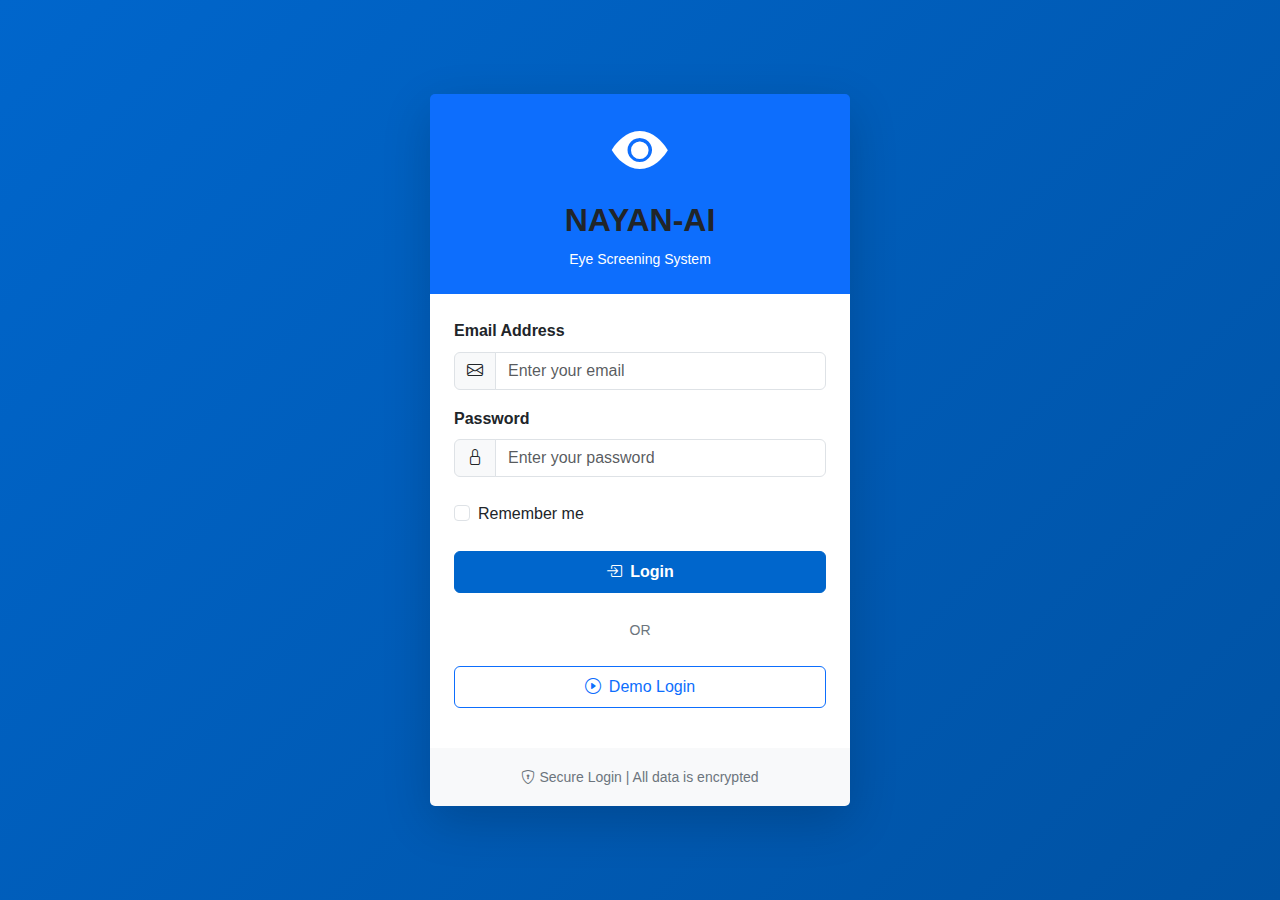
<file: frontend/history.html>
<!DOCTYPE html>
<html lang="en">
<head>
    <meta charset="UTF-8">
    <meta name="viewport" content="width=device-width, initial-scale=1.0">
    <title>History | NAYAN-AI</title>
    <link href="https://cdn.jsdelivr.net/npm/bootstrap@5.3.2/dist/css/bootstrap.min.css" rel="stylesheet">
    <link href="https://cdn.jsdelivr.net/npm/bootstrap-icons@1.11.1/font/bootstrap-icons.css" rel="stylesheet">
    <link href="assets/css/style.css" rel="stylesheet">
</head>
<body>
    <!-- Navigation -->
    <nav class="navbar navbar-expand-lg navbar-dark bg-primary sticky-top">
        <div class="container">
            <a class="navbar-brand fw-bold" href="index.html">
                <i class="bi bi-eye-fill me-2"></i>NAYAN-AI
            </a>
            <button class="navbar-toggler" type="button" data-bs-toggle="collapse" data-bs-target="#navbarNav">
                <span class="navbar-toggler-icon"></span>
            </button>
            <div class="collapse navbar-collapse" id="navbarNav">
                <ul class="navbar-nav ms-auto">
                    <li class="nav-item">
                        <a class="nav-link" href="index.html"><i class="bi bi-house-door me-1"></i>Home</a>
                    </li>
                    <li class="nav-item">
                        <a class="nav-link" href="glaucoma.html"><i class="bi bi-activity me-1"></i>Glaucoma</a>
                    </li>
                    <li class="nav-item">
                        <a class="nav-link" href="cataract.html"><i class="bi bi-camera me-1"></i>Cataract</a>
                    </li>
                    <li class="nav-item">
                        <a class="nav-link" href="dryeye.html"><i class="bi bi-droplet me-1"></i>Dry Eye</a>
                    </li>
                    <li class="nav-item">
                        <a class="nav-link active" href="history.html"><i class="bi bi-clock-history me-1"></i>History</a>
                    </li>
                </ul>
            </div>
        </div>
    </nav>

    <!-- Disclaimer -->
    <div class="alert alert-warning mb-0 rounded-0 text-center small">
        <i class="bi bi-exclamation-triangle-fill me-1"></i>
        <strong>Disclaimer:</strong> Screening support only. Not a medical diagnosis. Consult an ophthalmologist.
    </div>

    <!-- Page Header -->
    <section class="bg-info text-white py-4">
        <div class="container">
            <h1 class="mb-2"><i class="bi bi-clock-history me-2"></i>Screening History</h1>
            <p class="lead mb-0">View all stored results for documentation and tracking</p>
        </div>
    </section>

    <!-- Main Content -->
    <div class="container py-5">
        <div class="row justify-content-center">
            <div class="col-lg-10">

                <!-- Tabs Section -->
                <div class="card border-0 shadow">
                    <div class="card-body">
                        <!-- Tab Navigation -->
                        <ul class="nav nav-tabs mb-4" id="historyTabs" role="tablist">
                            <li class="nav-item" role="presentation">
                                <button class="nav-link active" id="cataract-tab" data-bs-toggle="tab" data-bs-target="#cataract" type="button" role="tab">
                                    <i class="bi bi-camera me-2"></i>Cataract
                                </button>
                            </li>
                            <li class="nav-item" role="presentation">
                                <button class="nav-link" id="dryeye-tab" data-bs-toggle="tab" data-bs-target="#dryeye" type="button" role="tab">
                                    <i class="bi bi-droplet me-2"></i>Dry Eye
                                </button>
                            </li>
                            <li class="nav-item" role="presentation">
                                <button class="nav-link" id="glaucoma-tab" data-bs-toggle="tab" data-bs-target="#glaucoma" type="button" role="tab">
                                    <i class="bi bi-activity me-2"></i>Glaucoma
                                </button>
                            </li>
                        </ul>

                        <!-- Tab Content -->
                        <div class="tab-content" id="historyTabsContent">
                            
                            <!-- Cataract Tab -->
                            <div class="tab-pane fade show active" id="cataract" role="tabpanel" aria-labelledby="cataract-tab">
                                <div class="mb-3">
                                    <input type="text" class="form-control" id="cataractSearch" placeholder="Search cataract records...">
                                </div>
                                <div id="cataractTable">
                                    <div class="alert alert-info text-center">
                                        <i class="bi bi-info-circle me-2"></i>No cataract screening records found.
                                    </div>
                                </div>
                            </div>

                            <!-- Dry Eye Tab -->
                            <div class="tab-pane fade" id="dryeye" role="tabpanel" aria-labelledby="dryeye-tab">
                                <div class="mb-3">
                                    <input type="text" class="form-control" id="dryeyeSearch" placeholder="Search dry eye records...">
                                </div>
                                <div id="dryeyeTable">
                                    <div class="alert alert-info text-center">
                                        <i class="bi bi-info-circle me-2"></i>No dry eye screening records found.
                                    </div>
                                </div>
                            </div>

                            <!-- Glaucoma Tab -->
                            <div class="tab-pane fade" id="glaucoma" role="tabpanel" aria-labelledby="glaucoma-tab">
                                <div class="mb-3">
                                    <input type="text" class="form-control" id="glaucomaSearch" placeholder="Search glaucoma records...">
                                </div>
                                <div id="glaucomaTable">
                                    <div class="alert alert-info text-center">
                                        <i class="bi bi-info-circle me-2"></i>No glaucoma screening records found.
                                    </div>
                                </div>
                            </div>

                        </div>
                    </div>
                </div>

                <!-- Download Section -->
                <div class="row mt-4">
                    <div class="col-md-12">
                        <button class="btn btn-primary me-2">
                            <i class="bi bi-download me-2"></i>Download Records
                        </button>
                        <button class="btn btn-secondary">
                            <i class="bi bi-printer me-2"></i>Print Records
                        </button>
                    </div>
                </div>

            </div>
        </div>
    </div>

    <!-- Footer -->
    <footer class="bg-light py-4 mt-5">
        <div class="container text-center text-muted small">
            <p class="mb-1"><strong>NAYAN-AI</strong> - AI-Assisted Eye Screening System</p>
            <p class="mb-0">Developed by: Krishnapriya S, Madhumitha S, Mahalakshmi B S</p>
            <p class="mb-0 mt-2">Electronics and Communication Engineering Department</p>
        </div>
    </footer>

    <!-- Scripts -->
    <script src="https://cdn.jsdelivr.net/npm/bootstrap@5.3.2/dist/js/bootstrap.bundle.min.js"></script>
    <script src="assets/js/history.js"></script>
</body>
</html>
</file>
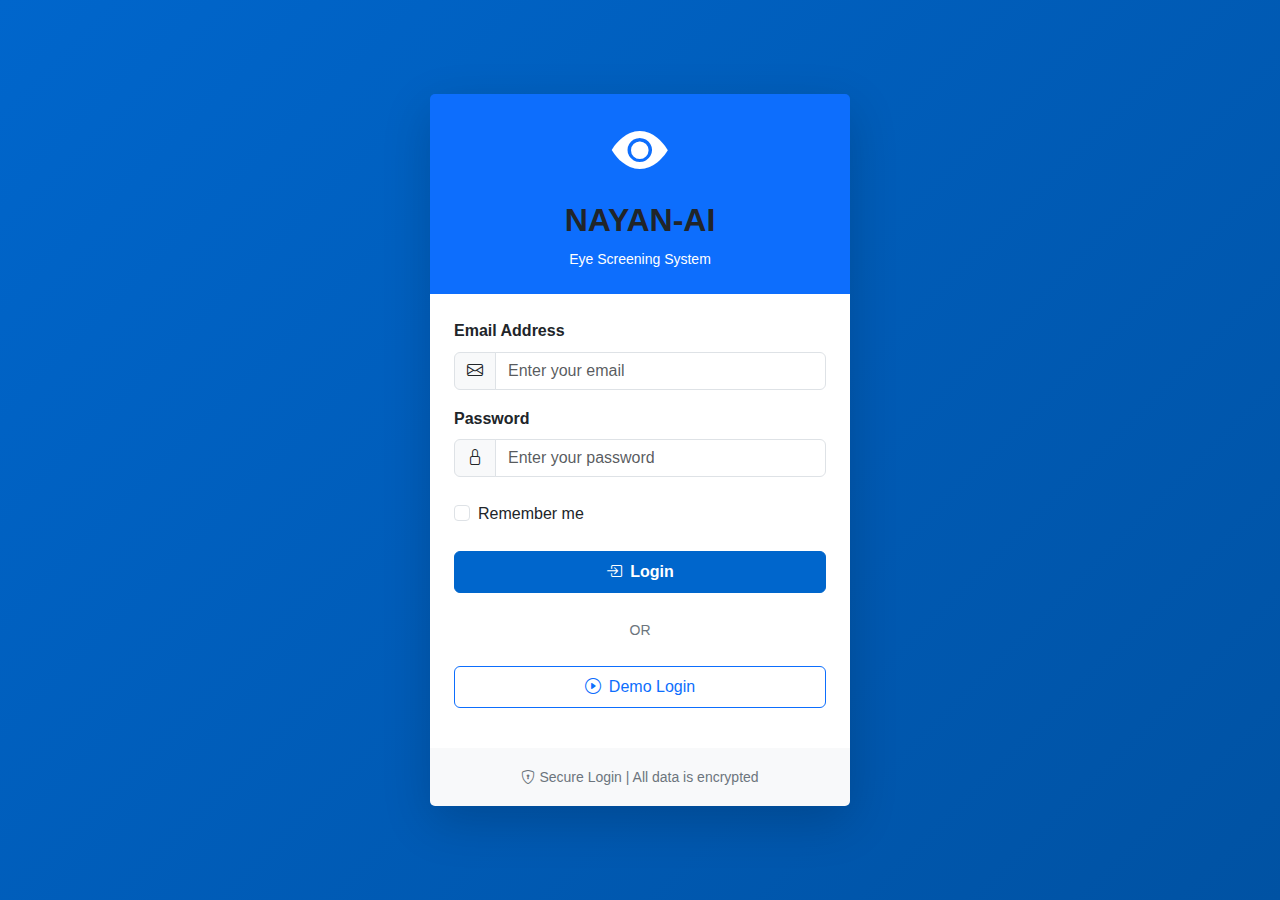
<file: frontend/login.html>
<!DOCTYPE html>
<html lang="en">
<head>
    <meta charset="UTF-8">
    <meta name="viewport" content="width=device-width, initial-scale=1.0">
    <title>Login | NAYAN-AI</title>
    <link href="https://cdn.jsdelivr.net/npm/bootstrap@5.3.2/dist/css/bootstrap.min.css" rel="stylesheet">
    <link href="https://cdn.jsdelivr.net/npm/bootstrap-icons@1.11.1/font/bootstrap-icons.css" rel="stylesheet">
    <link href="assets/css/style.css" rel="stylesheet">
</head>
<body class="bg-light">
    <div class="container-fluid d-flex justify-content-center align-items-center" style="min-height: 100vh; background: linear-gradient(135deg, #0066cc 0%, #0052a3 100%);">
        <div class="card border-0 shadow-lg" style="width: 100%; max-width: 420px;">
            <!-- Header -->
            <div class="card-header bg-primary text-white text-center py-4 border-0">
                <i class="bi bi-eye-fill display-4 d-block mb-3"></i>
                <h2 class="mb-0">NAYAN-AI</h2>
                <p class="small mb-0 mt-2">Eye Screening System</p>
            </div>

            <!-- Form -->
            <div class="card-body p-4">
                <form id="loginForm">
                    <!-- Email Input -->
                    <div class="mb-3">
                        <label for="email" class="form-label fw-bold">Email Address</label>
                        <div class="input-group">
                            <span class="input-group-text"><i class="bi bi-envelope"></i></span>
                            <input type="email" class="form-control" id="email" placeholder="Enter your email" required>
                        </div>
                    </div>

                    <!-- Password Input -->
                    <div class="mb-4">
                        <label for="password" class="form-label fw-bold">Password</label>
                        <div class="input-group">
                            <span class="input-group-text"><i class="bi bi-lock"></i></span>
                            <input type="password" class="form-control" id="password" placeholder="Enter your password" required>
                        </div>
                    </div>

                    <!-- Remember Me -->
                    <div class="form-check mb-4">
                        <input class="form-check-input" type="checkbox" id="rememberMe">
                        <label class="form-check-label" for="rememberMe">
                            Remember me
                        </label>
                    </div>

                    <!-- Login Button -->
                    <button type="submit" class="btn btn-primary w-100 py-2 fw-bold">
                        <i class="bi bi-box-arrow-in-right me-2"></i>Login
                    </button>
                </form>

                <!-- Divider -->
                <div class="text-center my-4">
                    <span class="text-muted small">OR</span>
                </div>

                <!-- Demo Login -->
                <button type="button" class="btn btn-outline-primary w-100 py-2 mb-3" onclick="demoLogin()">
                    <i class="bi bi-play-circle me-2"></i>Demo Login
                </button>
            </div>

            <!-- Footer -->
            <div class="card-footer bg-light text-center py-3 border-0">
                <small class="text-muted">
                    <i class="bi bi-shield-lock me-1"></i>Secure Login | All data is encrypted
                </small>
            </div>
        </div>
    </div>

    <script src="https://cdn.jsdelivr.net/npm/bootstrap@5.3.2/dist/js/bootstrap.bundle.min.js"></script>
    <script>
        // Use same-origin API when served by the backend.
        const API_BASE = `${window.location.origin}/api`;

        document.getElementById('loginForm').addEventListener('submit', function(e) {
            e.preventDefault();
            
            const email = document.getElementById('email').value;
            const password = document.getElementById('password').value;
            const rememberMe = document.getElementById('rememberMe')?.checked;
            const submitBtn = this.querySelector('button[type="submit"]');
            const originalText = submitBtn.innerHTML;
            
            submitBtn.disabled = true;
            submitBtn.innerHTML = '<span class="spinner-border spinner-border-sm me-2"></span>Logging in...';

            fetch(`${API_BASE}/auth/login`, {
                method: 'POST',
                headers: {
                    'Content-Type': 'application/json'
                },
                body: JSON.stringify({ email, password })
            })
            .then(response => response.json())
            .then(data => {
                if (data.success) {
                    // Store login info in session
                    sessionStorage.setItem('userId', data.user_id);
                    sessionStorage.setItem('userName', data.name);
                    sessionStorage.setItem('userEmail', email);

                    // Persist if Remember Me selected (useful for nurses in camps)
                    if (rememberMe) {
                        localStorage.setItem('rememberMe', 'true');
                        localStorage.setItem('userId', String(data.user_id));
                        localStorage.setItem('userName', data.name || '');
                        localStorage.setItem('userEmail', email);
                    } else {
                        localStorage.removeItem('rememberMe');
                        localStorage.removeItem('userId');
                        localStorage.removeItem('userName');
                        localStorage.removeItem('userEmail');
                    }

                    window.location.href = 'index.html';
                } else {
                    alert('Login failed: ' + data.message);
                    submitBtn.disabled = false;
                    submitBtn.innerHTML = originalText;
                }
            })
            .catch(error => {
                console.error('Error:', error);
                alert('Connection error. Backend may not be available.');
                submitBtn.disabled = false;
                submitBtn.innerHTML = originalText;
            });
        });

        function demoLogin(ev) {
            const demoEmail = 'demo@nayan-ai.com';
            const demoPassword = 'demo123';
            
            const submitBtn = document.querySelector('button[type="submit"]');
            const originalText = submitBtn.innerHTML;
            
            const demoBtn = ev?.target || document.querySelector('button[onclick="demoLogin()"]') || document.querySelector('button[onclick^="demoLogin"]');
            demoBtn.disabled = true;
            demoBtn.innerHTML = '<span class="spinner-border spinner-border-sm me-2"></span>Demo Login...';

            fetch(`${API_BASE}/auth/login`, {
                method: 'POST',
                headers: {
                    'Content-Type': 'application/json'
                },
                body: JSON.stringify({ email: demoEmail, password: demoPassword })
            })
            .then(response => response.json())
            .then(data => {
                if (data.success) {
                    sessionStorage.setItem('userId', data.user_id);
                    sessionStorage.setItem('userName', data.name);
                    sessionStorage.setItem('userEmail', demoEmail);

                    // Demo login is also "remembered" for convenience
                    localStorage.setItem('rememberMe', 'true');
                    localStorage.setItem('userId', String(data.user_id));
                    localStorage.setItem('userName', data.name || 'Demo User');
                    localStorage.setItem('userEmail', demoEmail);

                    window.location.href = 'index.html';
                } else {
                    // Create demo user if doesn't exist
                    return fetch(`${API_BASE}/auth/register`, {
                        method: 'POST',
                        headers: {
                            'Content-Type': 'application/json'
                        },
                        body: JSON.stringify({ 
                            email: demoEmail, 
                            password: demoPassword,
                            name: 'Demo User'
                        })
                    });
                }
            })
            .then(response => response?.json())
            .then(data => {
                if (data?.success) {
                    sessionStorage.setItem('userId', data.user_id);
                    sessionStorage.setItem('userName', 'Demo User');
                    sessionStorage.setItem('userEmail', demoEmail);

                    localStorage.setItem('rememberMe', 'true');
                    localStorage.setItem('userId', String(data.user_id));
                    localStorage.setItem('userName', 'Demo User');
                    localStorage.setItem('userEmail', demoEmail);

                    window.location.href = 'index.html';
                }
            })
            .catch(error => {
                console.error('Error:', error);
                alert('Connection error. Backend may not be available.');
                demoBtn.disabled = false;
                demoBtn.innerHTML = originalText;
            });
        }
    </script>
</body>
</html>
</file>
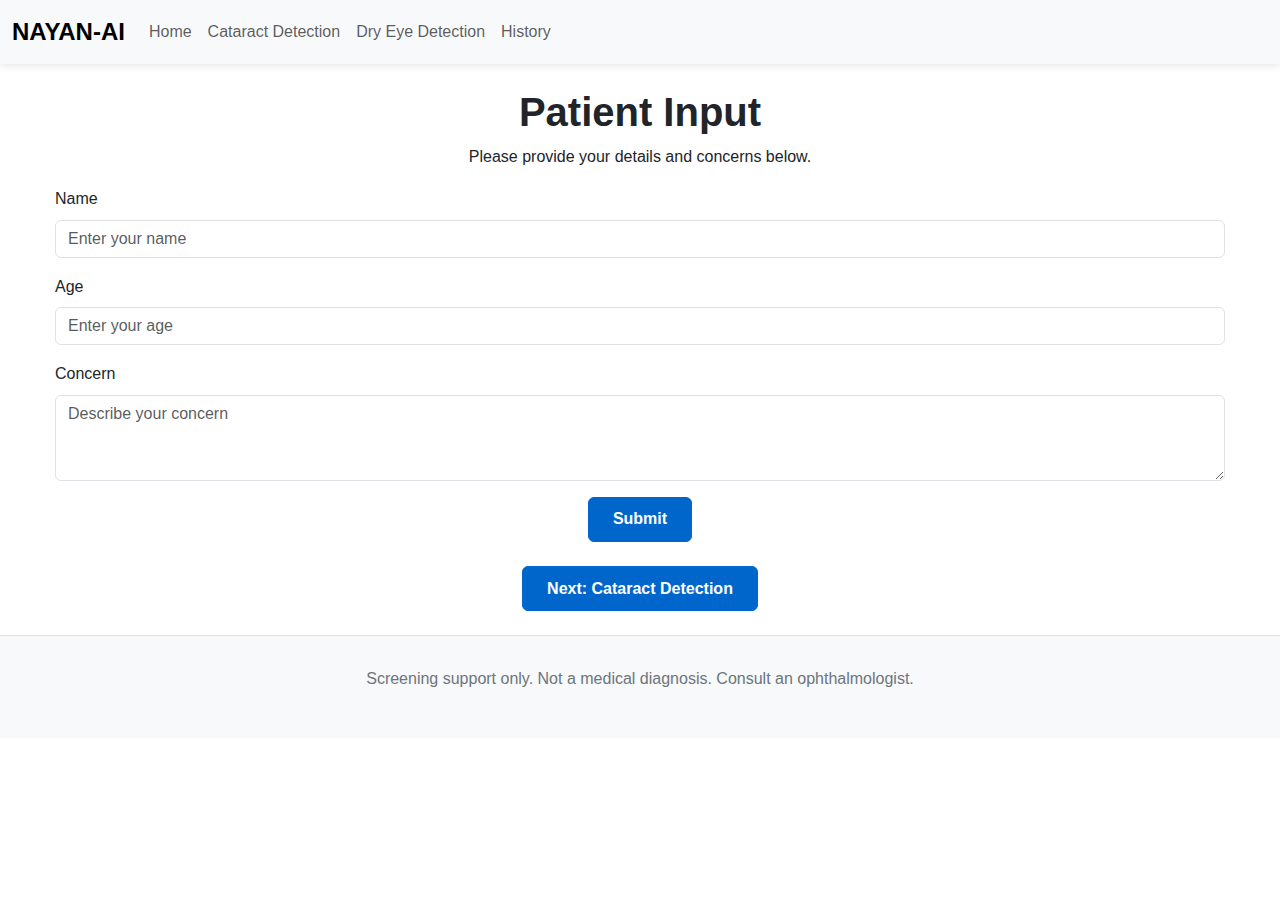
<file: frontend/patient_input.html>
<!DOCTYPE html>
<html lang="en">
<head>
    <meta charset="UTF-8">
    <meta name="viewport" content="width=device-width, initial-scale=1.0">
    <title>Patient Input - NAYAN-AI</title>
    <link href="https://cdn.jsdelivr.net/npm/bootstrap@5.3.0-alpha1/dist/css/bootstrap.min.css" rel="stylesheet">
    <link rel="stylesheet" href="assets/css/style.css">
</head>
<body>
    <nav class="navbar navbar-expand-lg navbar-light bg-light">
        <div class="container-fluid">
            <a class="navbar-brand" href="index.html">NAYAN-AI</a>
            <button class="navbar-toggler" type="button" data-bs-toggle="collapse" data-bs-target="#navbarNav" aria-controls="navbarNav" aria-expanded="false" aria-label="Toggle navigation">
                <span class="navbar-toggler-icon"></span>
            </button>
            <div class="collapse navbar-collapse" id="navbarNav">
                <ul class="navbar-nav">
                    <li class="nav-item">
                        <a class="nav-link" href="index.html">Home</a>
                    </li>
                    <li class="nav-item">
                        <a class="nav-link" href="cataract.html">Cataract Detection</a>
                    </li>
                    <li class="nav-item">
                        <a class="nav-link" href="dryeye.html">Dry Eye Detection</a>
                    </li>
                    <li class="nav-item">
                        <a class="nav-link" href="history.html">History</a>
                    </li>
                </ul>
            </div>
        </div>
    </nav>

    <div class="container mt-4">
        <h1 class="text-center">Patient Input</h1>
        <p class="text-center">Please provide your details and concerns below.</p>

        <form id="patient-input-form">
            <div class="mb-3">
                <label for="patient-name" class="form-label">Name</label>
                <input type="text" class="form-control" id="patient-name" placeholder="Enter your name" required>
            </div>
            <div class="mb-3">
                <label for="patient-age" class="form-label">Age</label>
                <input type="number" class="form-control" id="patient-age" placeholder="Enter your age" required>
            </div>
            <div class="mb-3">
                <label for="patient-concern" class="form-label">Concern</label>
                <textarea class="form-control" id="patient-concern" rows="3" placeholder="Describe your concern" required></textarea>
            </div>
            <div class="text-center">
                <button type="submit" class="btn btn-primary">Submit</button>
            </div>
        </form>

        <div class="text-center mt-4">
            <a href="cataract.html" class="btn btn-primary">Next: Cataract Detection</a>
        </div>
    </div>

    <footer class="text-center mt-4">
        <p>Screening support only. Not a medical diagnosis. Consult an ophthalmologist.</p>
    </footer>

    <script src="https://cdn.jsdelivr.net/npm/bootstrap@5.3.0-alpha1/dist/js/bootstrap.bundle.min.js"></script>
</body>
</html>
</file>
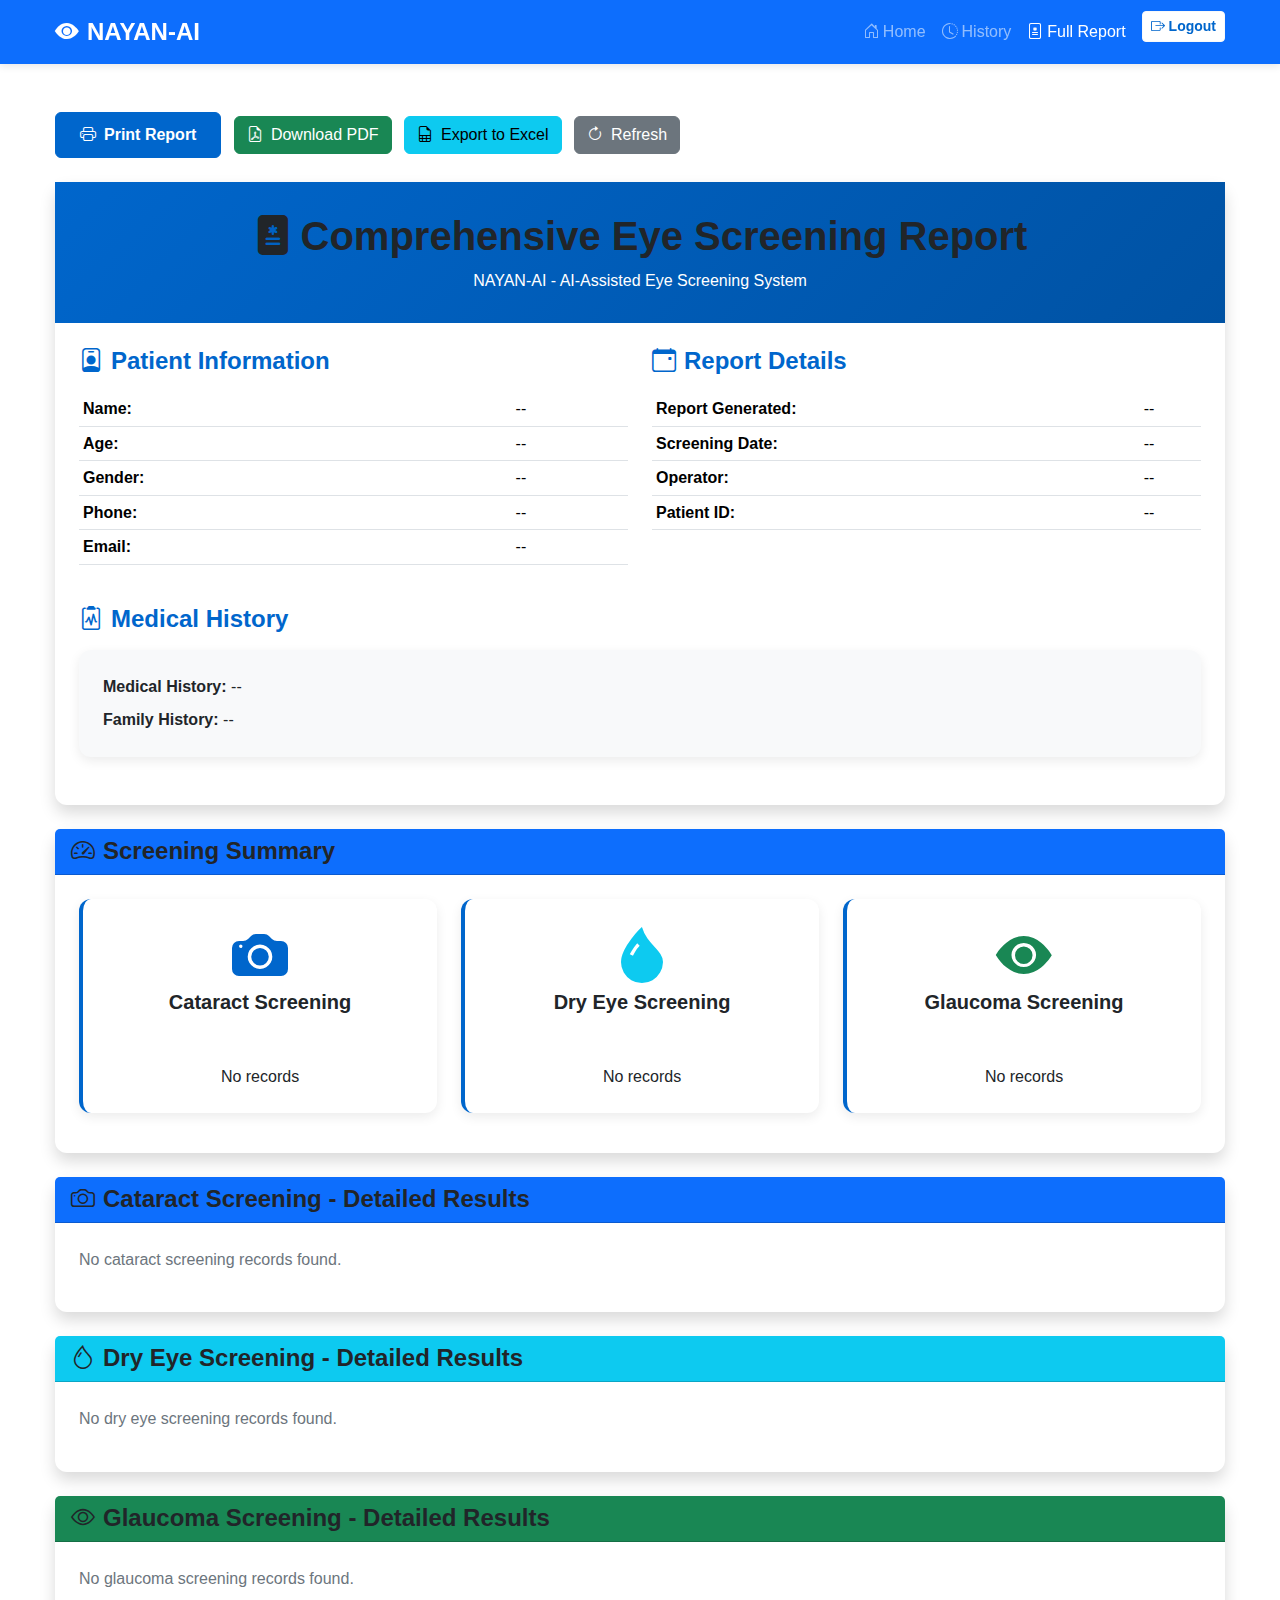
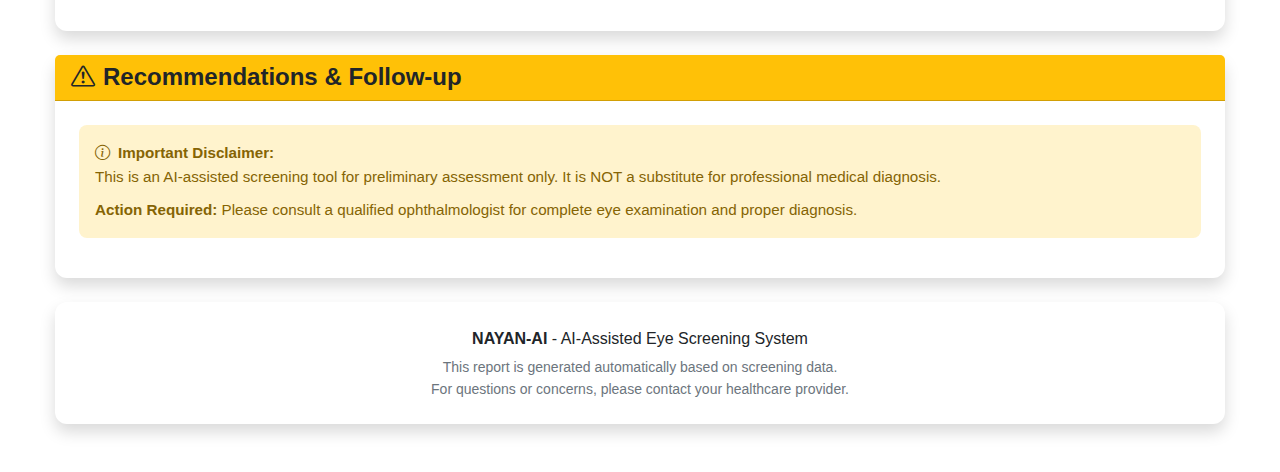
<file: frontend/report.html>
<!DOCTYPE html>
<html lang="en">
<head>
    <meta charset="UTF-8">
    <meta name="viewport" content="width=device-width, initial-scale=1.0">
    <title>Patient Report | NAYAN-AI</title>
    <link href="https://cdn.jsdelivr.net/npm/bootstrap@5.3.2/dist/css/bootstrap.min.css" rel="stylesheet">
    <link href="https://cdn.jsdelivr.net/npm/bootstrap-icons@1.11.1/font/bootstrap-icons.css" rel="stylesheet">
    <link href="assets/css/style.css" rel="stylesheet">
    <style>
        @media print {
            .no-print { display: none !important; }
            .print-only { display: block !important; }
            body { background: white !important; }
            .card { border: 1px solid #dee2e6 !important; box-shadow: none !important; }
        }
        .print-only { display: none; }
        .report-header { background: linear-gradient(135deg, #0066cc 0%, #0052a3 100%); color: white; padding: 30px; }
        .metric-card { border-left: 4px solid #0066cc; }
        .risk-badge { font-size: 1.1rem; padding: 8px 16px; }
    </style>
</head>
<body>
    <!-- Navigation -->
    <nav class="navbar navbar-expand-lg navbar-dark bg-primary sticky-top no-print">
        <div class="container">
            <a class="navbar-brand fw-bold" href="index.html">
                <i class="bi bi-eye-fill me-2"></i>NAYAN-AI
            </a>
            <button class="navbar-toggler" type="button" data-bs-toggle="collapse" data-bs-target="#navbarNav">
                <span class="navbar-toggler-icon"></span>
            </button>
            <div class="collapse navbar-collapse" id="navbarNav">
                <ul class="navbar-nav ms-auto">
                    <li class="nav-item">
                        <a class="nav-link" href="index.html"><i class="bi bi-house-door me-1"></i>Home</a>
                    </li>
                    <li class="nav-item">
                        <a class="nav-link" href="history.html"><i class="bi bi-clock-history me-1"></i>History</a>
                    </li>
                    <li class="nav-item">
                        <a class="nav-link active" href="report.html"><i class="bi bi-file-medical me-1"></i>Full Report</a>
                    </li>
                    <li class="nav-item">
                        <button class="btn btn-sm btn-light ms-2" id="logoutBtn">
                            <i class="bi bi-box-arrow-right me-1"></i>Logout
                        </button>
                    </li>
                </ul>
            </div>
        </div>
    </nav>

    <!-- Report Content -->
    <div class="container py-5">
        <!-- Action Buttons -->
        <div class="row mb-4 no-print">
            <div class="col-12">
                <button class="btn btn-primary me-2" onclick="window.print()">
                    <i class="bi bi-printer me-2"></i>Print Report
                </button>
                <button class="btn btn-success me-2" id="downloadPdfBtn">
                    <i class="bi bi-file-earmark-pdf me-2"></i>Download PDF
                </button>
                <button class="btn btn-info me-2" id="exportExcelBtn">
                    <i class="bi bi-file-earmark-spreadsheet me-2"></i>Export to Excel
                </button>
                <button class="btn btn-secondary" id="refreshBtn">
                    <i class="bi bi-arrow-clockwise me-2"></i>Refresh
                </button>
            </div>
        </div>

        <!-- Report Header -->
        <div class="card border-0 shadow mb-4">
            <div class="report-header text-center">
                <h1 class="mb-2"><i class="bi bi-file-medical-fill me-2"></i>Comprehensive Eye Screening Report</h1>
                <p class="mb-0">NAYAN-AI - AI-Assisted Eye Screening System</p>
            </div>
            <div class="card-body">
                <!-- Patient Information -->
                <div class="row mb-4">
                    <div class="col-md-6">
                        <h4 class="text-primary mb-3"><i class="bi bi-person-badge me-2"></i>Patient Information</h4>
                        <table class="table table-sm">
                            <tr><td class="fw-bold">Name:</td><td id="patientName">--</td></tr>
                            <tr><td class="fw-bold">Age:</td><td id="patientAge">--</td></tr>
                            <tr><td class="fw-bold">Gender:</td><td id="patientGender">--</td></tr>
                            <tr><td class="fw-bold">Phone:</td><td id="patientPhone">--</td></tr>
                            <tr><td class="fw-bold">Email:</td><td id="patientEmail">--</td></tr>
                        </table>
                    </div>
                    <div class="col-md-6">
                        <h4 class="text-primary mb-3"><i class="bi bi-calendar-event me-2"></i>Report Details</h4>
                        <table class="table table-sm">
                            <tr><td class="fw-bold">Report Generated:</td><td id="reportDate">--</td></tr>
                            <tr><td class="fw-bold">Screening Date:</td><td id="screeningDate">--</td></tr>
                            <tr><td class="fw-bold">Operator:</td><td id="operatorName">--</td></tr>
                            <tr><td class="fw-bold">Patient ID:</td><td id="patientIdDisplay">--</td></tr>
                        </table>
                    </div>
                </div>

                <!-- Medical History -->
                <div class="row mb-4">
                    <div class="col-12">
                        <h4 class="text-primary mb-3"><i class="bi bi-clipboard2-pulse me-2"></i>Medical History</h4>
                        <div class="card bg-light">
                            <div class="card-body">
                                <p class="mb-2"><strong>Medical History:</strong> <span id="medicalHistory">--</span></p>
                                <p class="mb-0"><strong>Family History:</strong> <span id="familyHistory">--</span></p>
                            </div>
                        </div>
                    </div>
                </div>
            </div>
        </div>

        <!-- Summary Dashboard -->
        <div class="card border-0 shadow mb-4">
            <div class="card-header bg-primary text-white">
                <h4 class="mb-0"><i class="bi bi-speedometer2 me-2"></i>Screening Summary</h4>
            </div>
            <div class="card-body">
                <div class="row text-center">
                    <div class="col-md-4 mb-3">
                        <div class="card metric-card h-100">
                            <div class="card-body">
                                <i class="bi bi-camera-fill display-4 text-primary mb-2"></i>
                                <h5>Cataract Screening</h5>
                                <span class="risk-badge badge" id="cataractSummaryBadge">--</span>
                                <p class="mt-2 mb-0" id="cataractSummaryText">No records</p>
                            </div>
                        </div>
                    </div>
                    <div class="col-md-4 mb-3">
                        <div class="card metric-card h-100">
                            <div class="card-body">
                                <i class="bi bi-droplet-fill display-4 text-info mb-2"></i>
                                <h5>Dry Eye Screening</h5>
                                <span class="risk-badge badge" id="dryeyeSummaryBadge">--</span>
                                <p class="mt-2 mb-0" id="dryeyeSummaryText">No records</p>
                            </div>
                        </div>
                    </div>
                    <div class="col-md-4 mb-3">
                        <div class="card metric-card h-100">
                            <div class="card-body">
                                <i class="bi bi-eye-fill display-4 text-success mb-2"></i>
                                <h5>Glaucoma Screening</h5>
                                <span class="risk-badge badge" id="glaucomaSummaryBadge">--</span>
                                <p class="mt-2 mb-0" id="glaucomaSummaryText">No records</p>
                            </div>
                        </div>
                    </div>
                </div>
            </div>
        </div>

        <!-- Detailed Results -->
        
        <!-- Cataract Details -->
        <div class="card border-0 shadow mb-4" id="cataractSection">
            <div class="card-header bg-primary text-white">
                <h4 class="mb-0"><i class="bi bi-camera me-2"></i>Cataract Screening - Detailed Results</h4>
            </div>
            <div class="card-body">
                <div id="cataractDetails">
                    <p class="text-muted">No cataract screening records found.</p>
                </div>
            </div>
        </div>

        <!-- Dry Eye Details -->
        <div class="card border-0 shadow mb-4" id="dryeyeSection">
            <div class="card-header bg-info text-white">
                <h4 class="mb-0"><i class="bi bi-droplet me-2"></i>Dry Eye Screening - Detailed Results</h4>
            </div>
            <div class="card-body">
                <div id="dryeyeDetails">
                    <p class="text-muted">No dry eye screening records found.</p>
                </div>
            </div>
        </div>

        <!-- Glaucoma Details -->
        <div class="card border-0 shadow mb-4" id="glaucomaSection">
            <div class="card-header bg-success text-white">
                <h4 class="mb-0"><i class="bi bi-eye me-2"></i>Glaucoma Screening - Detailed Results</h4>
            </div>
            <div class="card-body">
                <div id="glaucomaDetails">
                    <p class="text-muted">No glaucoma screening records found.</p>
                </div>
            </div>
        </div>

        <!-- Recommendations -->
        <div class="card border-0 shadow mb-4">
            <div class="card-header bg-warning">
                <h4 class="mb-0"><i class="bi bi-exclamation-triangle me-2"></i>Recommendations & Follow-up</h4>
            </div>
            <div class="card-body">
                <div id="recommendations">
                    <div class="alert alert-warning">
                        <strong><i class="bi bi-info-circle me-2"></i>Important Disclaimer:</strong>
                        <p class="mb-2">This is an AI-assisted screening tool for preliminary assessment only. It is NOT a substitute for professional medical diagnosis.</p>
                        <p class="mb-0"><strong>Action Required:</strong> Please consult a qualified ophthalmologist for complete eye examination and proper diagnosis.</p>
                    </div>
                    <div id="specificRecommendations"></div>
                </div>
            </div>
        </div>

        <!-- Footer -->
        <div class="card border-0 shadow">
            <div class="card-body text-center">
                <p class="mb-1"><strong>NAYAN-AI</strong> - AI-Assisted Eye Screening System</p>
                <p class="mb-0 text-muted small">This report is generated automatically based on screening data.</p>
                <p class="mb-0 text-muted small">For questions or concerns, please contact your healthcare provider.</p>
            </div>
        </div>
    </div>

    <!-- Scripts -->
    <script src="https://cdn.jsdelivr.net/npm/bootstrap@5.3.2/dist/js/bootstrap.bundle.min.js"></script>
    <script src="assets/js/app.js"></script>
    <script src="assets/js/report.js"></script>
</body>
</html>
</file>
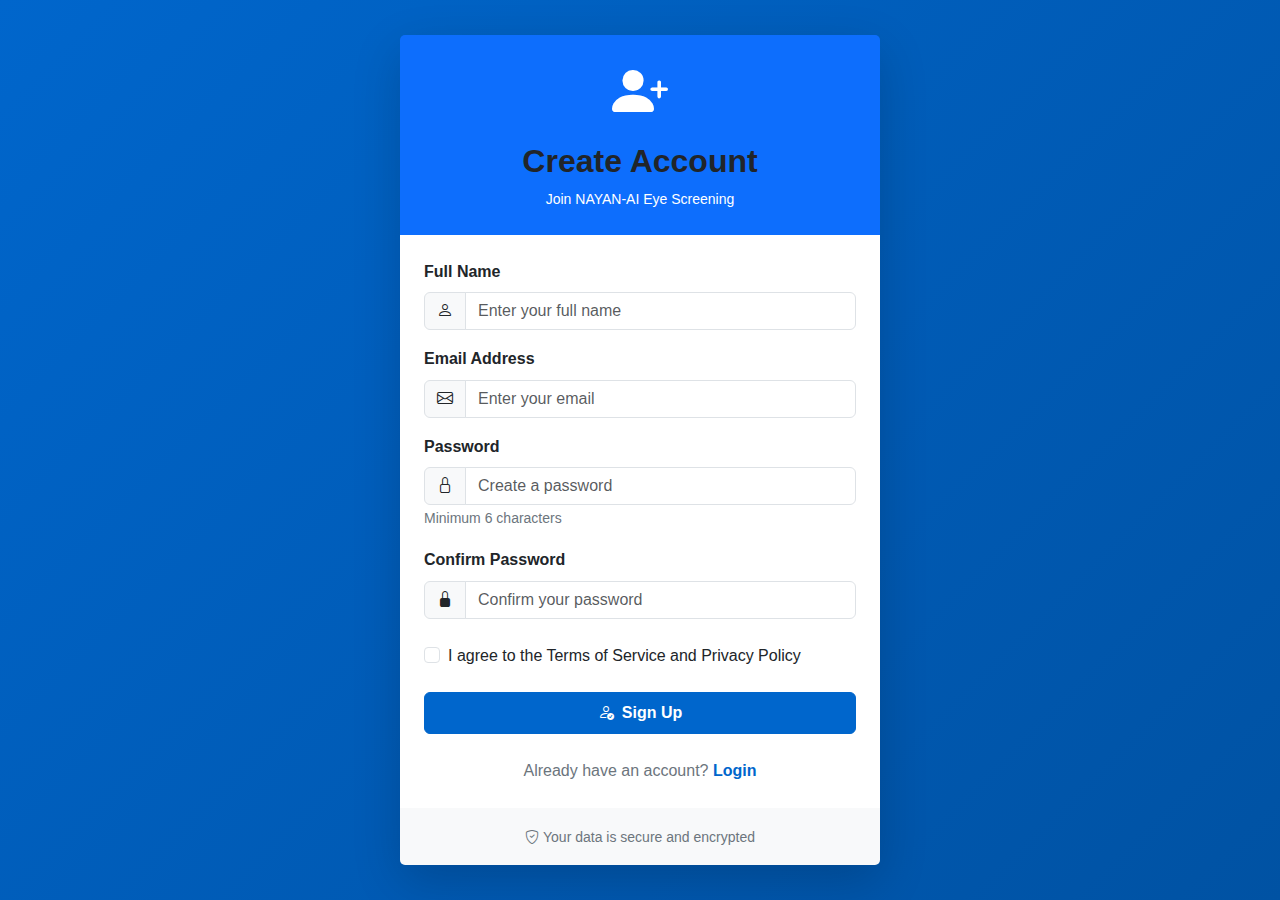
<file: frontend/signin.html>
<!DOCTYPE html>
<html lang="en">
<head>
    <meta charset="UTF-8">
    <meta name="viewport" content="width=device-width, initial-scale=1.0">
    <title>Sign Up | NAYAN-AI</title>
    <link href="https://cdn.jsdelivr.net/npm/bootstrap@5.3.2/dist/css/bootstrap.min.css" rel="stylesheet">
    <link href="https://cdn.jsdelivr.net/npm/bootstrap-icons@1.11.1/font/bootstrap-icons.css" rel="stylesheet">
    <link href="assets/css/style.css" rel="stylesheet">
</head>
<body class="bg-light">
    <div class="container-fluid d-flex justify-content-center align-items-center" style="min-height: 100vh; background: linear-gradient(135deg, #0066cc 0%, #0052a3 100%);">
        <div class="card border-0 shadow-lg" style="width: 100%; max-width: 480px;">
            <!-- Header -->
            <div class="card-header bg-primary text-white text-center py-4 border-0">
                <i class="bi bi-person-plus-fill display-4 d-block mb-3"></i>
                <h2 class="mb-0">Create Account</h2>
                <p class="small mb-0 mt-2">Join NAYAN-AI Eye Screening</p>
            </div>

            <!-- Form -->
            <div class="card-body p-4">
                <form id="registerForm">
                    <!-- Name Input -->
                    <div class="mb-3">
                        <label for="name" class="form-label fw-bold">Full Name</label>
                        <div class="input-group">
                            <span class="input-group-text"><i class="bi bi-person"></i></span>
                            <input type="text" class="form-control" id="name" placeholder="Enter your full name" required>
                        </div>
                    </div>

                    <!-- Email Input -->
                    <div class="mb-3">
                        <label for="email" class="form-label fw-bold">Email Address</label>
                        <div class="input-group">
                            <span class="input-group-text"><i class="bi bi-envelope"></i></span>
                            <input type="email" class="form-control" id="email" placeholder="Enter your email" required>
                        </div>
                    </div>

                    <!-- Password Input -->
                    <div class="mb-3">
                        <label for="password" class="form-label fw-bold">Password</label>
                        <div class="input-group">
                            <span class="input-group-text"><i class="bi bi-lock"></i></span>
                            <input type="password" class="form-control" id="password" placeholder="Create a password" required minlength="6">
                        </div>
                        <small class="text-muted">Minimum 6 characters</small>
                    </div>

                    <!-- Confirm Password Input -->
                    <div class="mb-4">
                        <label for="confirmPassword" class="form-label fw-bold">Confirm Password</label>
                        <div class="input-group">
                            <span class="input-group-text"><i class="bi bi-lock-fill"></i></span>
                            <input type="password" class="form-control" id="confirmPassword" placeholder="Confirm your password" required minlength="6">
                        </div>
                    </div>

                    <!-- Terms Checkbox -->
                    <div class="form-check mb-4">
                        <input class="form-check-input" type="checkbox" id="agreeTerms" required>
                        <label class="form-check-label" for="agreeTerms">
                            I agree to the Terms of Service and Privacy Policy
                        </label>
                    </div>

                    <!-- Register Button -->
                    <button type="submit" class="btn btn-primary w-100 py-2 fw-bold">
                        <i class="bi bi-person-check me-2"></i>Sign Up
                    </button>
                </form>

                <!-- Login Link -->
                <div class="text-center mt-4">
                    <p class="text-muted mb-0">Already have an account? 
                        <a href="login.html" class="fw-bold text-primary text-decoration-none">Login</a>
                    </p>
                </div>
            </div>

            <!-- Footer -->
            <div class="card-footer bg-light text-center py-3 border-0">
                <small class="text-muted">
                    <i class="bi bi-shield-check me-1"></i>Your data is secure and encrypted
                </small>
            </div>
        </div>
    </div>

    <script src="https://cdn.jsdelivr.net/npm/bootstrap@5.3.2/dist/js/bootstrap.bundle.min.js"></script>
    <script>
        // Use same-origin API when served by the backend.
        const API_BASE = `${window.location.origin}/api`;

        document.getElementById('registerForm').addEventListener('submit', function(e) {
            e.preventDefault();
            
            const name = document.getElementById('name').value.trim();
            const email = document.getElementById('email').value.trim();
            const password = document.getElementById('password').value;
            const confirmPassword = document.getElementById('confirmPassword').value;
            const agreeTerms = document.getElementById('agreeTerms').checked;
            
            // Validate passwords match
            if (password !== confirmPassword) {
                alert('Passwords do not match!');
                return;
            }
            
            if (!agreeTerms) {
                alert('Please agree to the Terms of Service');
                return;
            }
            
            const submitBtn = this.querySelector('button[type="submit"]');
            const originalText = submitBtn.innerHTML;
            
            submitBtn.disabled = true;
            submitBtn.innerHTML = '<span class="spinner-border spinner-border-sm me-2"></span>Creating account...';

            fetch(`${API_BASE}/auth/register`, {
                method: 'POST',
                headers: {
                    'Content-Type': 'application/json'
                },
                body: JSON.stringify({ name, email, password })
            })
            .then(response => response.json())
            .then(data => {
                if (data.success) {
                    alert('Registration successful! Please login.');
                    window.location.href = 'login.html';
                } else {
                    alert('Registration failed: ' + data.message);
                    submitBtn.disabled = false;
                    submitBtn.innerHTML = originalText;
                }
            })
            .catch(error => {
                console.error('Error:', error);
                alert('Connection error. Backend may not be available.');
                submitBtn.disabled = false;
                submitBtn.innerHTML = originalText;
            });
        });
    </script>
</body>
</html>
</file>
<file: frontend/assets/css/style.css>
/* General Styles */
body {
    font-family: 'Segoe UI', Tahoma, Geneva, Verdana, sans-serif;
    background-color: #ffffff;
    color: #212529;
    line-height: 1.6;
}

/* Hero Section */
.hero-section {
    background: linear-gradient(135deg, #0066cc 0%, #0052a3 100%);
    padding: 80px 0;
}

.hero-section h1 {
    color: #ffffff;
    font-weight: 700;
    margin-bottom: 20px;
}

.hero-section .lead {
    color: #ffffff;
    font-size: 1.3rem;
    font-weight: 500;
}

.hero-section p {
    color: #f0f0f0;
    font-size: 1rem;
}

.eye-icon-large {
    opacity: 1;
    color: #ffffff;
}

/* Navbar */
.navbar {
    box-shadow: 0 2px 8px rgba(0, 0, 0, 0.1);
}

.navbar-brand {
    font-size: 1.5rem;
    font-weight: 700;
}

footer {
    margin-top: 40px;
    padding: 30px 0;
    background-color: #f8f9fa;
    color: #6c757d;
    border-top: 1px solid #dee2e6;
}

/* Card Styles */
.card {
    box-shadow: 0 4px 12px rgba(0, 0, 0, 0.08);
    border: none;
    border-radius: 12px;
    transition: transform 0.3s, box-shadow 0.3s;
}

.card:hover {
    transform: translateY(-5px);
    box-shadow: 0 8px 20px rgba(0, 0, 0, 0.12);
}

.card-title {
    font-weight: 700;
    color: #212529;
}

.card-body {
    padding: 1.5rem;
}

/* Team Card */
.team-card {
    background-color: #ffffff;
    transition: all 0.3s ease;
}

.team-avatar {
    width: 70px;
    height: 70px;
    border-radius: 50%;
    display: flex;
    align-items: center;
    justify-content: center;
    margin: 0 auto;
    font-size: 2rem;
}

/* Button Styles */
.btn-primary {
    background-color: #0066cc;
    border-color: #0066cc;
    padding: 0.6rem 1.5rem;
    font-weight: 600;
    transition: all 0.3s;
}

.btn-primary:hover {
    background-color: #0052a3;
    border-color: #0052a3;
    transform: translateY(-2px);
    box-shadow: 0 4px 12px rgba(0, 102, 204, 0.3);
}

.btn-light {
    background-color: #ffffff;
    color: #0066cc;
    font-weight: 600;
}

.btn-light:hover {
    background-color: #f0f0f0;
    color: #0052a3;
}

.btn-outline-light {
    color: #ffffff;
    border-color: #ffffff;
    font-weight: 600;
}

.btn-outline-light:hover {
    background-color: #ffffff;
    color: #0066cc;
}

/* Progress Bar */
.progress-bar {
    background-color: #28a745;
}

/* Alerts */
.alert {
    border-radius: 8px;
    border: none;
    font-size: 0.95rem;
}

.alert-warning {
    background-color: #fff3cd;
    color: #856404;
}

.alert-info {
    background-color: #d1ecf1;
    color: #0c5460;
}

.alert-success {
    background-color: #d4edda;
    color: #155724;
}

/* Sections */
section {
    padding: 60px 0;
}

.bg-light {
    background-color: #f8f9fa !important;
}

/* Typography */
h1, h2, h3, h4, h5, h6 {
    color: #212529;
    font-weight: 700;
}

.text-primary {
    color: #0066cc !important;
}

.text-muted {
    color: #6c757d !important;
}

/* Container */
.container {
    max-width: 1200px;
    padding: 0 15px;
}
</file>
